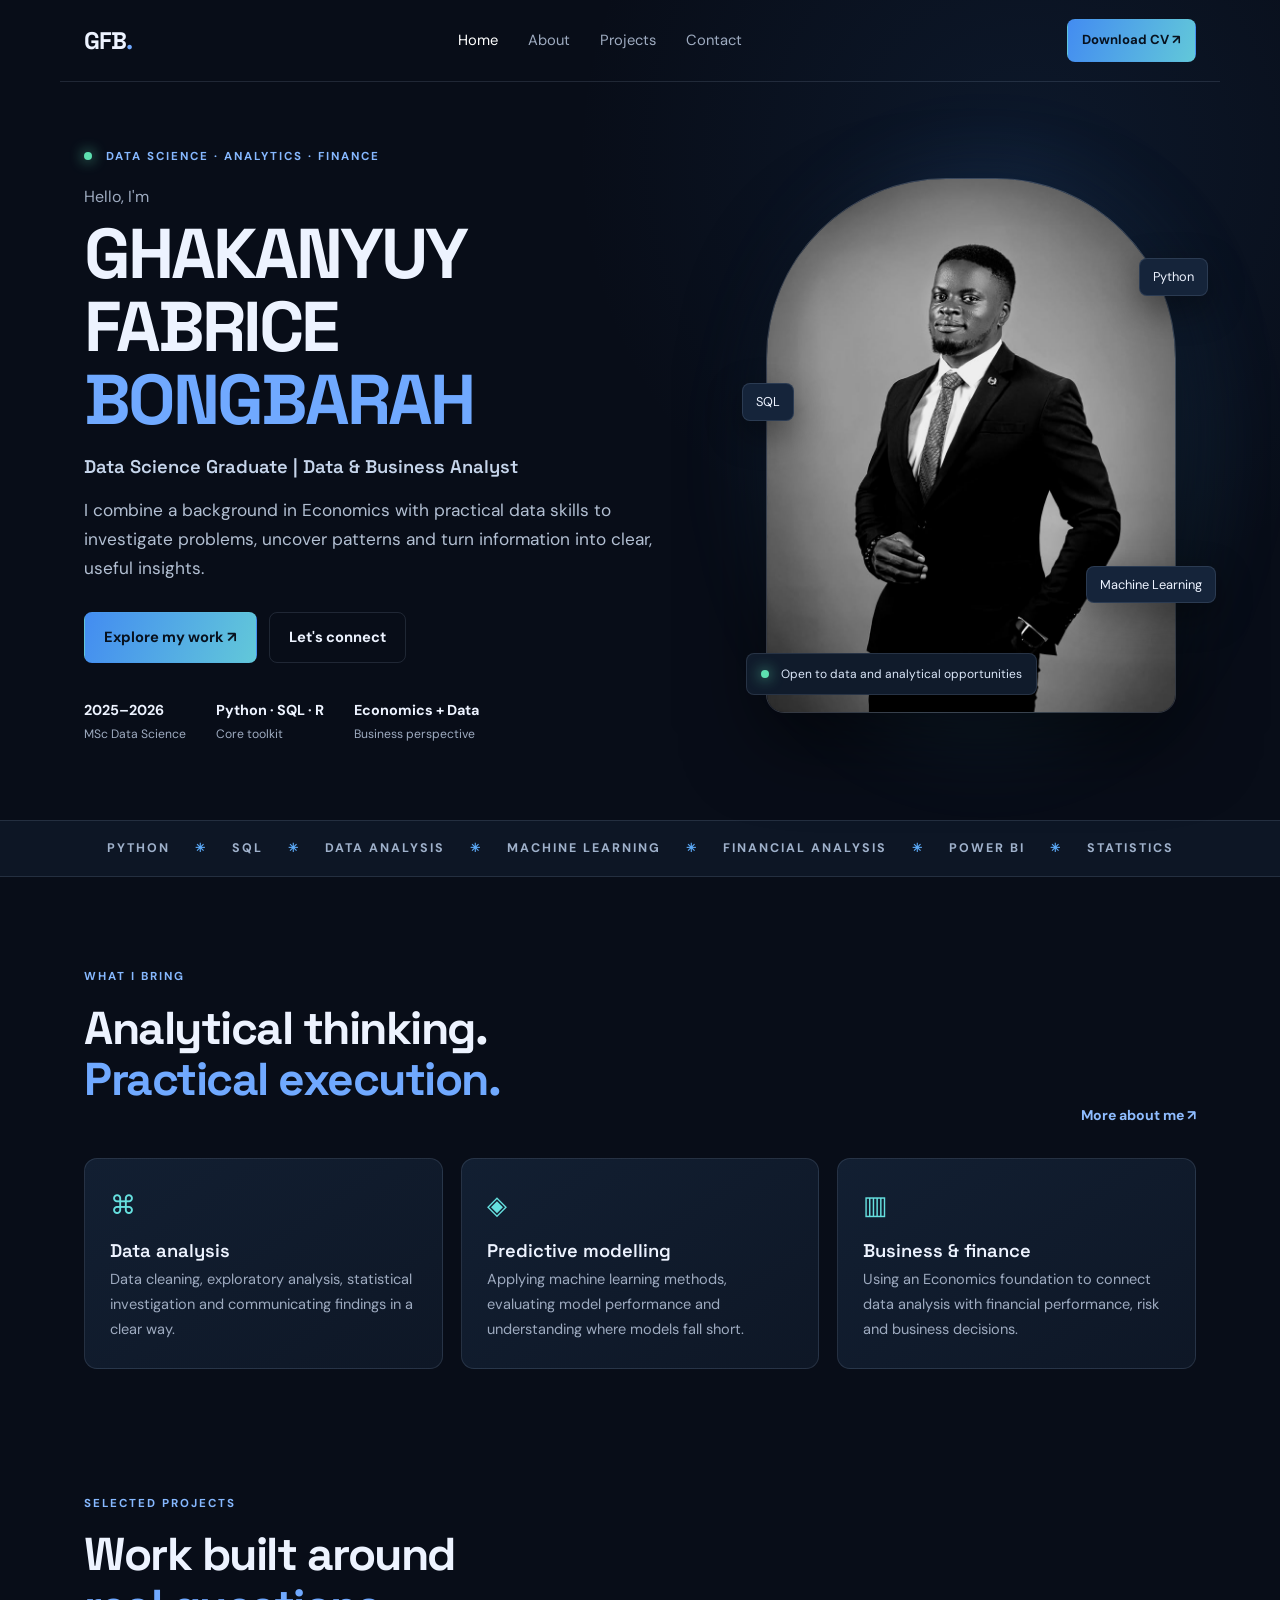
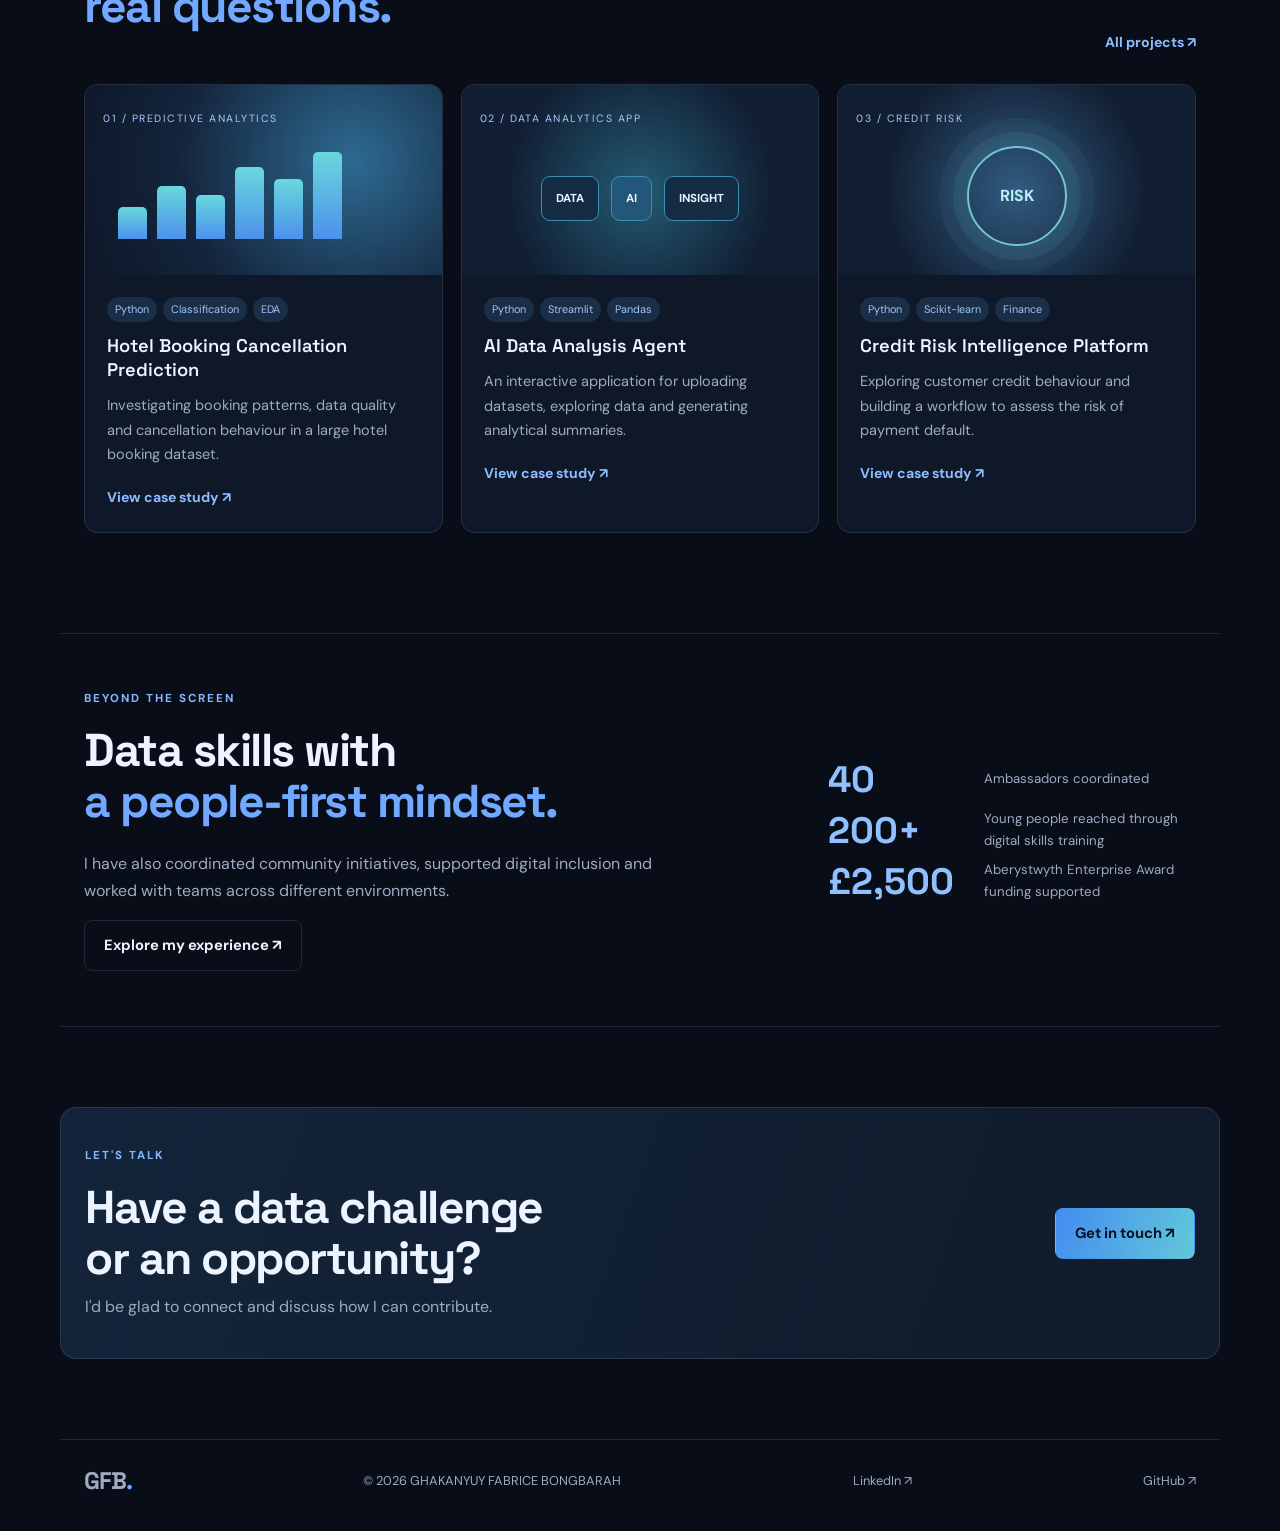
<file: index.html>
<!doctype html>
<html lang="en"><head><meta charset="utf-8"><meta name="viewport" content="width=device-width,initial-scale=1"><meta name="description" content="Portfolio of GHAKANYUY FABRICE BONGBARAH — Data Science, analytics, financial analysis and machine learning."><meta name="theme-color" content="#080d18"><title>GHAKANYUY FABRICE BONGBARAH | Data & Analytics</title><link rel="preconnect" href="https://fonts.googleapis.com"><link rel="preconnect" href="https://fonts.gstatic.com" crossorigin><link href="https://fonts.googleapis.com/css2?family=DM+Sans:wght@400;500;600;700&family=Space+Grotesk:wght@400;500;600;700&display=swap" rel="stylesheet"><link rel="stylesheet" href="css/style.css"><link rel="stylesheet" href="css/responsive.css"></head>
<body><header class="header"><a class="logo" href="index.html">GFB<span>.</span></a><button class="menu-toggle" aria-label="Toggle navigation" aria-expanded="false">☰</button><nav class="nav"><a class="active" href="index.html">Home</a><a href="about.html">About</a><a href="projects.html">Projects</a><a href="contact.html">Contact</a></nav><a class="button small" href="assets/documents/Ghakanyuy_Fabrice_Bongbarah_CV.pdf" download>Download CV ↗</a></header>
<main><section class="hero wrap"><div class="hero-text"><div class="eyebrow"><i></i> DATA SCIENCE · ANALYTICS · FINANCE</div><p class="hello">Hello, I'm</p><h1>GHAKANYUY<br>FABRICE <span class="accent">BONGBARAH</span></h1><h2 class="role-line">Data Science Graduate | Data & Business Analyst</h2><p class="lead">I combine a background in Economics with practical data skills to investigate problems, uncover patterns and turn information into clear, useful insights.</p><div class="actions"><a class="button" href="projects.html">Explore my work ↗</a><a class="button outline" href="contact.html">Let's connect</a></div><div class="hero-facts"><div><b>2025–2026</b><span>MSc Data Science</span></div><div><b>Python · SQL · R</b><span>Core toolkit</span></div><div><b>Economics + Data</b><span>Business perspective</span></div></div></div><div class="hero-photo-wrap"><div class="photo-glow"></div><img class="hero-photo" src="assets/images/fabrice-portrait.jpg" alt="Ghakanyuy Fabrice Bongbarah in a black suit"><div class="photo-caption"><span class="pulse"></span> Open to data and analytical opportunities</div><div class="float-tag tag-one">Python</div><div class="float-tag tag-two">SQL</div><div class="float-tag tag-three">Machine Learning</div></div></section>
<section class="ticker"><div>PYTHON <b>✳</b> SQL <b>✳</b> DATA ANALYSIS <b>✳</b> MACHINE LEARNING <b>✳</b> FINANCIAL ANALYSIS <b>✳</b> POWER BI <b>✳</b> STATISTICS</div></section>
<section class="section wrap"><div class="section-head"><div><p class="eyebrow">WHAT I BRING</p><h2>Analytical thinking.<br><span class="accent">Practical execution.</span></h2></div><a class="text-link" href="about.html">More about me ↗</a></div><div class="three-grid"><article class="info-card"><span class="card-icon">⌘</span><h3>Data analysis</h3><p>Data cleaning, exploratory analysis, statistical investigation and communicating findings in a clear way.</p></article><article class="info-card"><span class="card-icon">◈</span><h3>Predictive modelling</h3><p>Applying machine learning methods, evaluating model performance and understanding where models fall short.</p></article><article class="info-card"><span class="card-icon">▥</span><h3>Business & finance</h3><p>Using an Economics foundation to connect data analysis with financial performance, risk and business decisions.</p></article></div></section>
<section class="section wrap"><div class="section-head"><div><p class="eyebrow">SELECTED PROJECTS</p><h2>Work built around<br><span class="accent">real questions.</span></h2></div><a class="text-link" href="projects.html">All projects ↗</a></div><div class="project-grid"><article class="project-card"><div class="project-art hotel"><span>01 / PREDICTIVE ANALYTICS</span><div class="mini-chart"><i></i><i></i><i></i><i></i><i></i><i></i></div></div><div class="project-body"><div class="tags"><span>Python</span><span>Classification</span><span>EDA</span></div><h3>Hotel Booking Cancellation Prediction</h3><p>Investigating booking patterns, data quality and cancellation behaviour in a large hotel booking dataset.</p><a class="text-link" href="projects.html#hotel">View case study ↗</a></div></article><article class="project-card"><div class="project-art agent"><span>02 / DATA ANALYTICS APP</span><div class="nodes"><b>DATA</b><b>AI</b><b>INSIGHT</b></div></div><div class="project-body"><div class="tags"><span>Python</span><span>Streamlit</span><span>Pandas</span></div><h3>AI Data Analysis Agent</h3><p>An interactive application for uploading datasets, exploring data and generating analytical summaries.</p><a class="text-link" href="projects.html#agent">View case study ↗</a></div></article><article class="project-card"><div class="project-art risk"><span>03 / CREDIT RISK</span><div class="risk-circle">RISK</div></div><div class="project-body"><div class="tags"><span>Python</span><span>Scikit-learn</span><span>Finance</span></div><h3>Credit Risk Intelligence Platform</h3><p>Exploring customer credit behaviour and building a workflow to assess the risk of payment default.</p><a class="text-link" href="projects.html#credit-risk">View case study ↗</a></div></article></div></section>
<section class="section wrap impact"><div><p class="eyebrow">BEYOND THE SCREEN</p><h2>Data skills with<br><span class="accent">a people-first mindset.</span></h2><p>I have also coordinated community initiatives, supported digital inclusion and worked with teams across different environments.</p><a class="button outline" href="about.html#experience">Explore my experience ↗</a></div><div class="impact-stat"><strong>40</strong><span>Ambassadors coordinated</span><strong>200+</strong><span>Young people reached through digital skills training</span><strong>£2,500</strong><span>Aberystwyth Enterprise Award funding supported</span></div></section>
<section class="cta wrap"><div><p class="eyebrow">LET'S TALK</p><h2>Have a data challenge<br>or an opportunity?</h2><p>I'd be glad to connect and discuss how I can contribute.</p></div><a class="button" href="contact.html">Get in touch ↗</a></section></main>
<footer class="footer"><a class="logo" href="index.html">GFB<span>.</span></a><p>© <span id="year"></span> GHAKANYUY FABRICE BONGBARAH</p><a href="https://uk.linkedin.com/in/ghakanyuyfb" target="_blank" rel="noopener">LinkedIn ↗</a><a href="https://github.com/bongbarah" target="_blank" rel="noopener">GitHub ↗</a></footer><script src="js/main.js"></script></body></html>
</file>
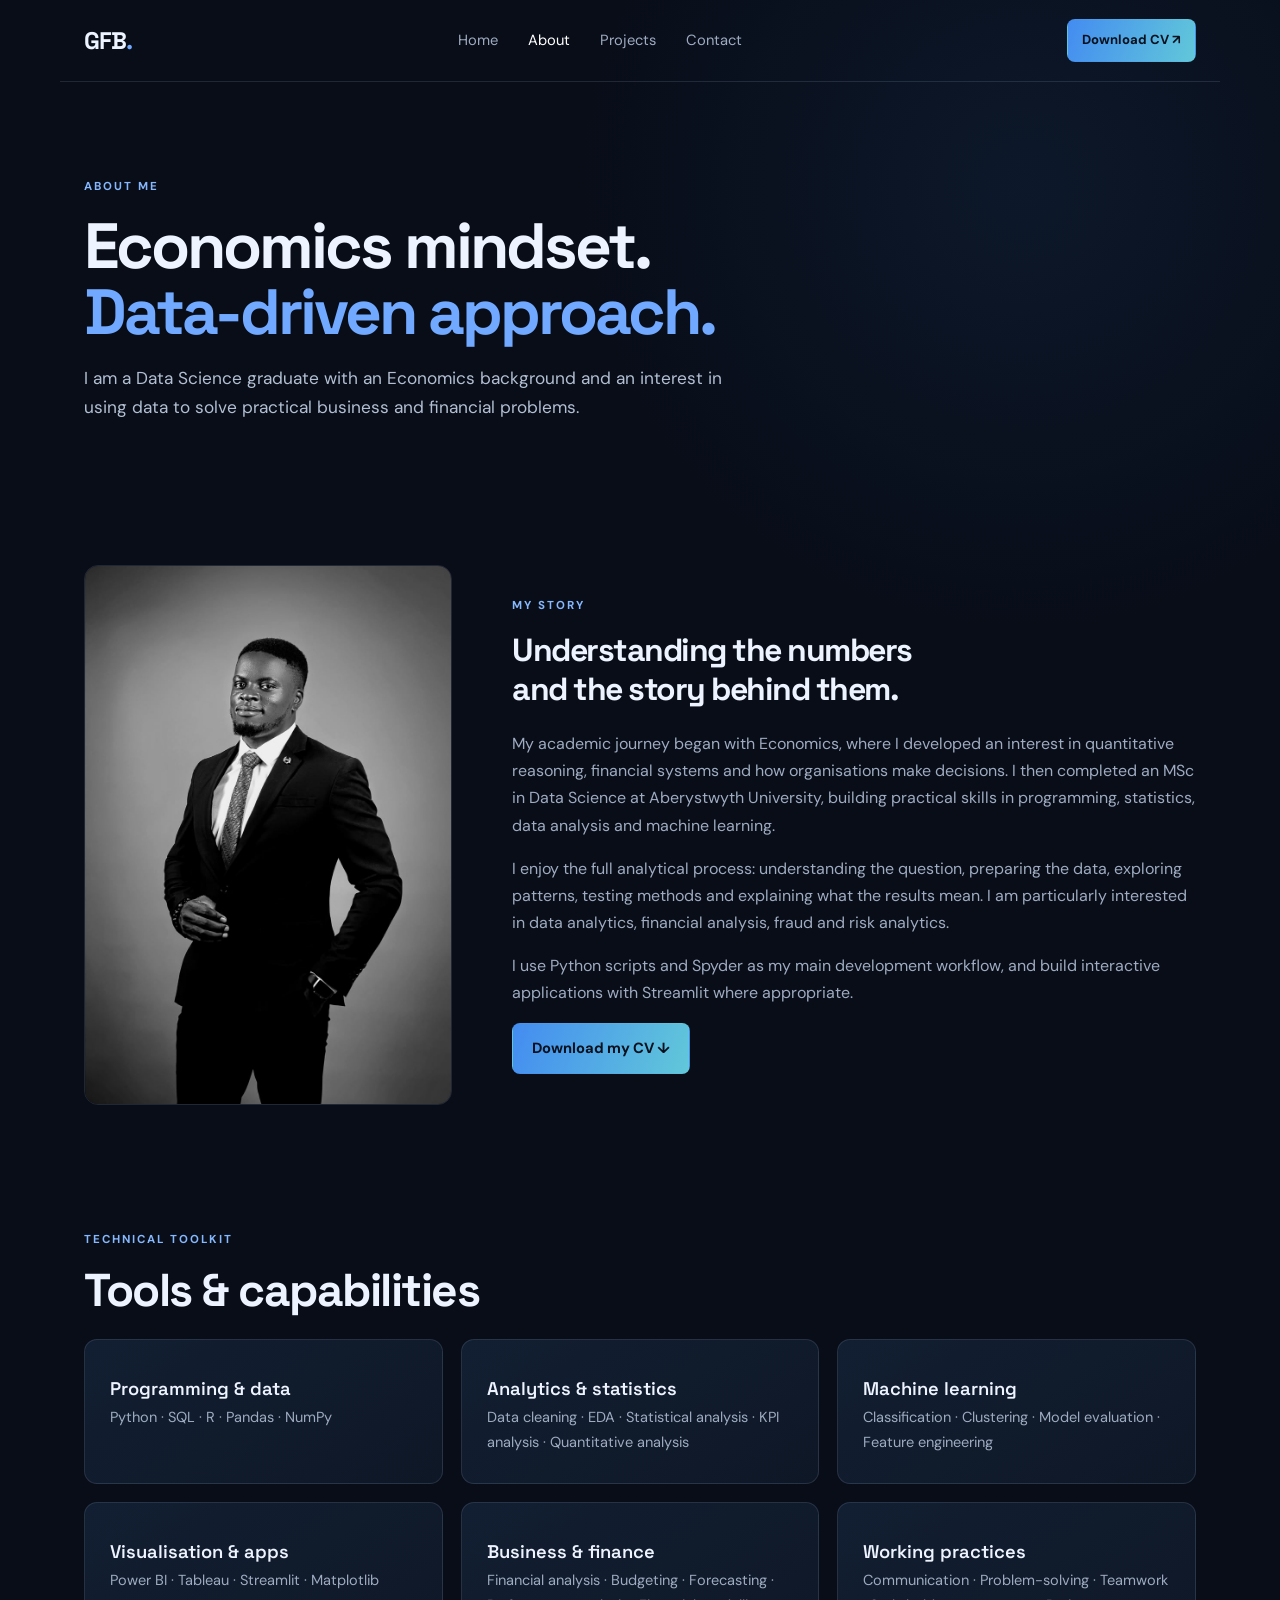
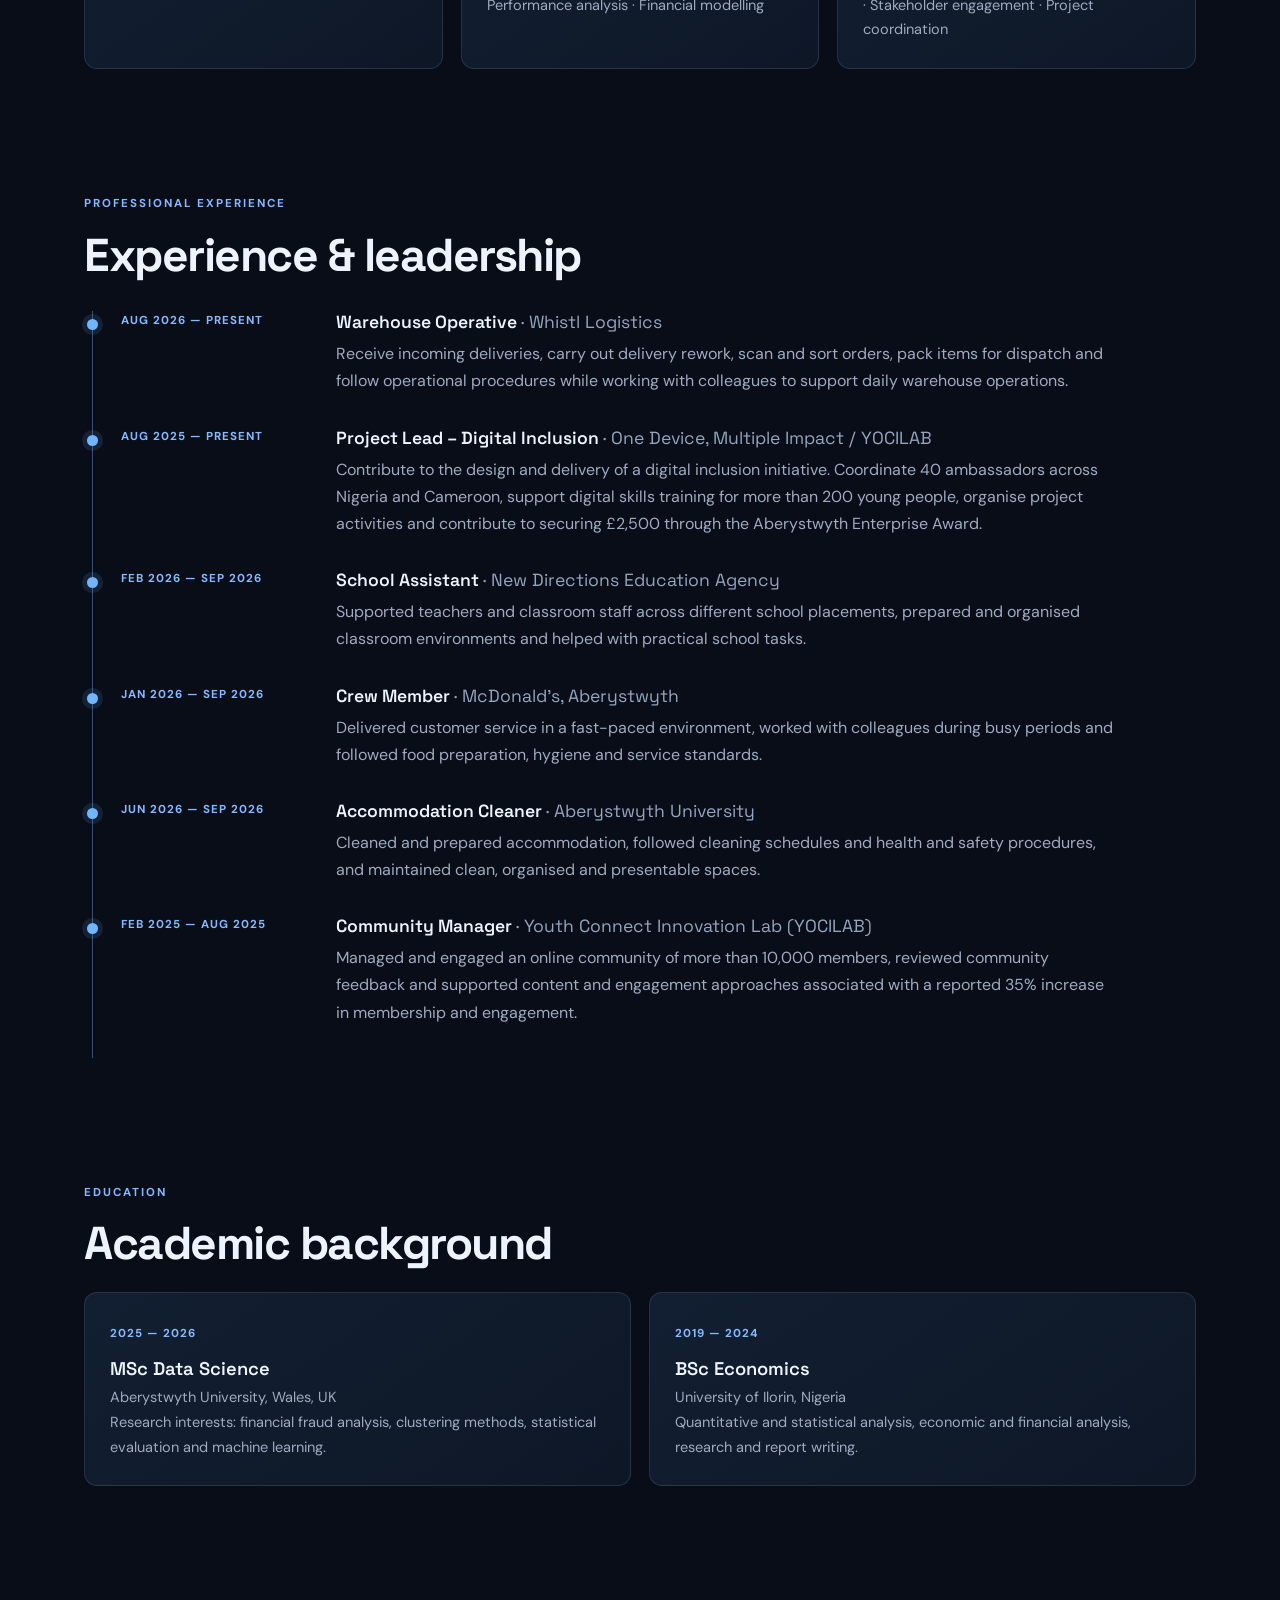
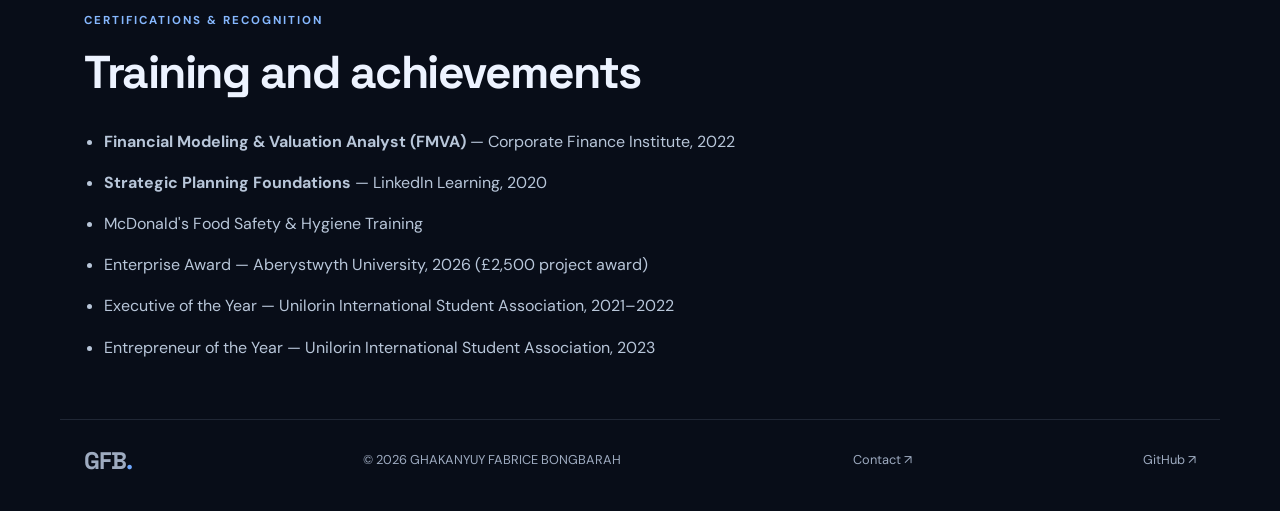
<file: about.html>
<!doctype html><html lang="en"><head><meta charset="utf-8"><meta name="viewport" content="width=device-width,initial-scale=1"><meta name="description" content="About GHAKANYUY FABRICE BONGBARAH: education, skills, experience and leadership."><title>About | GHAKANYUY FABRICE BONGBARAH</title><link rel="preconnect" href="https://fonts.googleapis.com"><link rel="preconnect" href="https://fonts.gstatic.com" crossorigin><link href="https://fonts.googleapis.com/css2?family=DM+Sans:wght@400;500;600;700&family=Space+Grotesk:wght@400;500;600;700&display=swap" rel="stylesheet"><link rel="stylesheet" href="css/style.css"><link rel="stylesheet" href="css/responsive.css"></head><body><header class="header"><a class="logo" href="index.html">GFB<span>.</span></a><button class="menu-toggle" aria-label="Toggle navigation" aria-expanded="false">☰</button><nav class="nav"><a href="index.html">Home</a><a class="active" href="about.html">About</a><a href="projects.html">Projects</a><a href="contact.html">Contact</a></nav><a class="button small" href="assets/documents/Ghakanyuy_Fabrice_Bongbarah_CV.pdf" download>Download CV ↗</a></header><main><section class="page-hero wrap"><p class="eyebrow">ABOUT ME</p><h1>Economics mindset.<br><span class="accent">Data-driven approach.</span></h1><p class="lead">I am a Data Science graduate with an Economics background and an interest in using data to solve practical business and financial problems.</p></section><section class="section wrap about-layout"><img class="about-photo" src="assets/images/fabrice-portrait.jpg" alt="Portrait of Ghakanyuy Fabrice Bongbarah"><div><p class="eyebrow">MY STORY</p><h2>Understanding the numbers<br>and the story behind them.</h2><p>My academic journey began with Economics, where I developed an interest in quantitative reasoning, financial systems and how organisations make decisions. I then completed an MSc in Data Science at Aberystwyth University, building practical skills in programming, statistics, data analysis and machine learning.</p><p>I enjoy the full analytical process: understanding the question, preparing the data, exploring patterns, testing methods and explaining what the results mean. I am particularly interested in data analytics, financial analysis, fraud and risk analytics.</p><p>I use Python scripts and Spyder as my main development workflow, and build interactive applications with Streamlit where appropriate.</p><a class="button" href="assets/documents/Ghakanyuy_Fabrice_Bongbarah_CV.pdf" download>Download my CV ↓</a></div></section>
<section class="section wrap"><p class="eyebrow">TECHNICAL TOOLKIT</p><h2>Tools & capabilities</h2><div class="skill-grid"><div class="skill-card"><h3>Programming & data</h3><p>Python · SQL · R · Pandas · NumPy</p></div><div class="skill-card"><h3>Analytics & statistics</h3><p>Data cleaning · EDA · Statistical analysis · KPI analysis · Quantitative analysis</p></div><div class="skill-card"><h3>Machine learning</h3><p>Classification · Clustering · Model evaluation · Feature engineering</p></div><div class="skill-card"><h3>Visualisation & apps</h3><p>Power BI · Tableau · Streamlit · Matplotlib</p></div><div class="skill-card"><h3>Business & finance</h3><p>Financial analysis · Budgeting · Forecasting · Performance analysis · Financial modelling</p></div><div class="skill-card"><h3>Working practices</h3><p>Communication · Problem-solving · Teamwork · Stakeholder engagement · Project coordination</p></div></div></section>
<section class="section wrap" id="experience"><p class="eyebrow">PROFESSIONAL EXPERIENCE</p><h2>Experience & leadership</h2><div class="timeline"><article><div class="timeline-date">AUG 2026 — PRESENT</div><div><h3>Warehouse Operative <span>· Whistl Logistics</span></h3><p>Receive incoming deliveries, carry out delivery rework, scan and sort orders, pack items for dispatch and follow operational procedures while working with colleagues to support daily warehouse operations.</p></div></article><article><div class="timeline-date">AUG 2025 — PRESENT</div><div><h3>Project Lead – Digital Inclusion <span>· One Device, Multiple Impact / YOCILAB</span></h3><p>Contribute to the design and delivery of a digital inclusion initiative. Coordinate 40 ambassadors across Nigeria and Cameroon, support digital skills training for more than 200 young people, organise project activities and contribute to securing £2,500 through the Aberystwyth Enterprise Award.</p></div></article><article><div class="timeline-date">FEB 2026 — SEP 2026</div><div><h3>School Assistant <span>· New Directions Education Agency</span></h3><p>Supported teachers and classroom staff across different school placements, prepared and organised classroom environments and helped with practical school tasks.</p></div></article><article><div class="timeline-date">JAN 2026 — SEP 2026</div><div><h3>Crew Member <span>· McDonald's, Aberystwyth</span></h3><p>Delivered customer service in a fast-paced environment, worked with colleagues during busy periods and followed food preparation, hygiene and service standards.</p></div></article><article><div class="timeline-date">JUN 2026 — SEP 2026</div><div><h3>Accommodation Cleaner <span>· Aberystwyth University</span></h3><p>Cleaned and prepared accommodation, followed cleaning schedules and health and safety procedures, and maintained clean, organised and presentable spaces.</p></div></article><article><div class="timeline-date">FEB 2025 — AUG 2025</div><div><h3>Community Manager <span>· Youth Connect Innovation Lab (YOCILAB)</span></h3><p>Managed and engaged an online community of more than 10,000 members, reviewed community feedback and supported content and engagement approaches associated with a reported 35% increase in membership and engagement.</p></div></article></div></section>
<section class="section wrap"><p class="eyebrow">EDUCATION</p><h2>Academic background</h2><div class="education-grid"><article class="skill-card"><span class="edu-year">2025 — 2026</span><h3>MSc Data Science</h3><p>Aberystwyth University, Wales, UK</p><p class="muted">Research interests: financial fraud analysis, clustering methods, statistical evaluation and machine learning.</p></article><article class="skill-card"><span class="edu-year">2019 — 2024</span><h3>BSc Economics</h3><p>University of Ilorin, Nigeria</p><p class="muted">Quantitative and statistical analysis, economic and financial analysis, research and report writing.</p></article></div></section>
<section class="section wrap"><p class="eyebrow">CERTIFICATIONS & RECOGNITION</p><h2>Training and achievements</h2><ul class="clean-list"><li><b>Financial Modeling & Valuation Analyst (FMVA)</b> — Corporate Finance Institute, 2022</li><li><b>Strategic Planning Foundations</b> — LinkedIn Learning, 2020</li><li>McDonald's Food Safety & Hygiene Training</li><li>Enterprise Award — Aberystwyth University, 2026 (£2,500 project award)</li><li>Executive of the Year — Unilorin International Student Association, 2021–2022</li><li>Entrepreneur of the Year — Unilorin International Student Association, 2023</li></ul></section></main><footer class="footer"><a class="logo" href="index.html">GFB<span>.</span></a><p>© <span id="year"></span> GHAKANYUY FABRICE BONGBARAH</p><a href="contact.html">Contact ↗</a><a href="https://github.com/bongbarah" target="_blank" rel="noopener">GitHub ↗</a></footer><script src="js/main.js"></script></body></html>
</file>
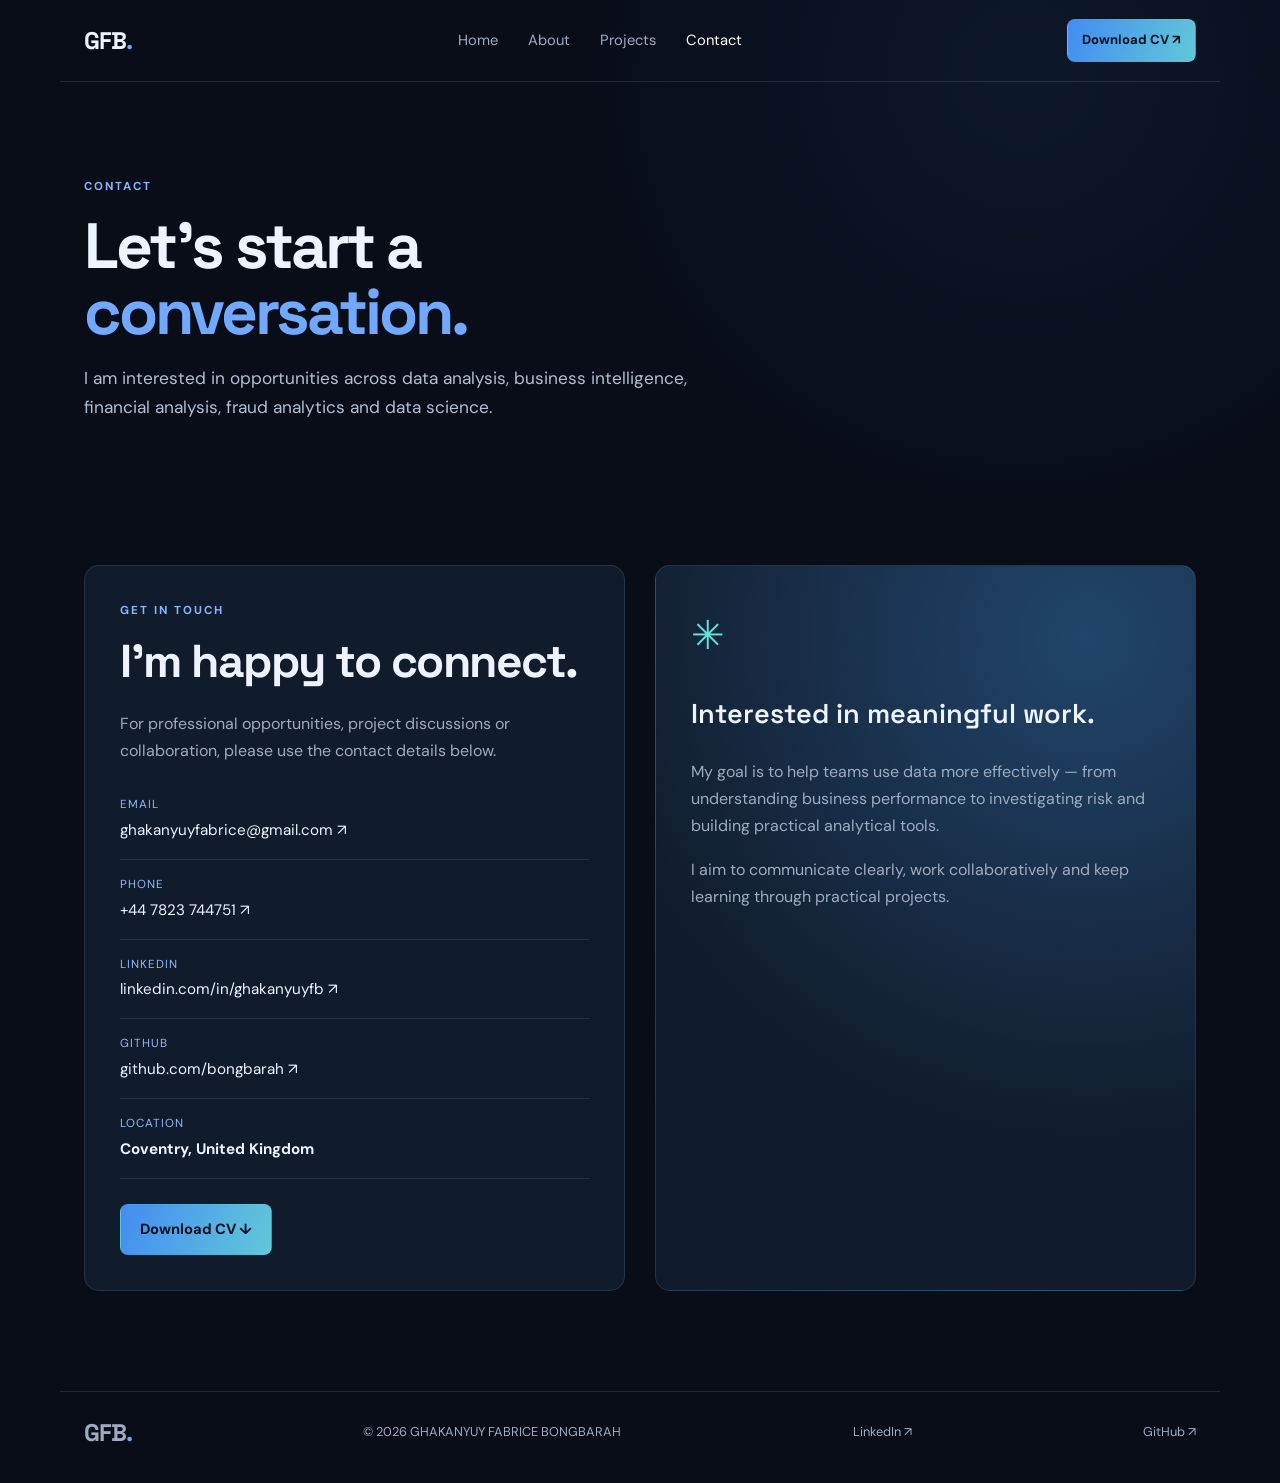
<file: contact.html>
<!doctype html><html lang="en"><head><meta charset="utf-8"><meta name="viewport" content="width=device-width,initial-scale=1"><meta name="description" content="Contact GHAKANYUY FABRICE BONGBARAH about data analytics, data science and business opportunities."><title>Contact | GHAKANYUY FABRICE BONGBARAH</title><link rel="preconnect" href="https://fonts.googleapis.com"><link rel="preconnect" href="https://fonts.gstatic.com" crossorigin><link href="https://fonts.googleapis.com/css2?family=DM+Sans:wght@400;500;600;700&family=Space+Grotesk:wght@400;500;600;700&display=swap" rel="stylesheet"><link rel="stylesheet" href="css/style.css"><link rel="stylesheet" href="css/responsive.css"></head><body><header class="header"><a class="logo" href="index.html">GFB<span>.</span></a><button class="menu-toggle" aria-label="Toggle navigation" aria-expanded="false">☰</button><nav class="nav"><a href="index.html">Home</a><a href="about.html">About</a><a href="projects.html">Projects</a><a class="active" href="contact.html">Contact</a></nav><a class="button small" href="assets/documents/Ghakanyuy_Fabrice_Bongbarah_CV.pdf" download>Download CV ↗</a></header><main><section class="page-hero wrap"><p class="eyebrow">CONTACT</p><h1>Let's start a<br><span class="accent">conversation.</span></h1><p class="lead">I am interested in opportunities across data analysis, business intelligence, financial analysis, fraud analytics and data science.</p></section><section class="section wrap contact-layout"><div class="contact-panel"><p class="eyebrow">GET IN TOUCH</p><h2>I'm happy to connect.</h2><p>For professional opportunities, project discussions or collaboration, please use the contact details below.</p><div class="contact-item"><span>Email</span><a href="mailto:ghakanyuyfabrice@gmail.com">ghakanyuyfabrice@gmail.com ↗</a></div><div class="contact-item"><span>Phone</span><a href="tel:+44782374751">+44 7823 744751 ↗</a></div><div class="contact-item"><span>LinkedIn</span><a href="https://uk.linkedin.com/in/ghakanyuyfb" target="_blank" rel="noopener">linkedin.com/in/ghakanyuyfb ↗</a></div><div class="contact-item"><span>GitHub</span><a href="https://github.com/bongbarah" target="_blank" rel="noopener">github.com/bongbarah ↗</a></div><div class="contact-item"><span>Location</span><b>Coventry, United Kingdom</b></div><a class="button" href="assets/documents/Ghakanyuy_Fabrice_Bongbarah_CV.pdf" download>Download CV ↓</a></div><div class="contact-note"><div class="note-mark">✳</div><h3>Interested in meaningful work.</h3><p>My goal is to help teams use data more effectively — from understanding business performance to investigating risk and building practical analytical tools.</p><p class="muted">I aim to communicate clearly, work collaboratively and keep learning through practical projects.</p></div></section></main><footer class="footer"><a class="logo" href="index.html">GFB<span>.</span></a><p>© <span id="year"></span> GHAKANYUY FABRICE BONGBARAH</p><a href="https://uk.linkedin.com/in/ghakanyuyfb" target="_blank" rel="noopener">LinkedIn ↗</a><a href="https://github.com/bongbarah" target="_blank" rel="noopener">GitHub ↗</a></footer><script src="js/main.js"></script></body></html>
</file>
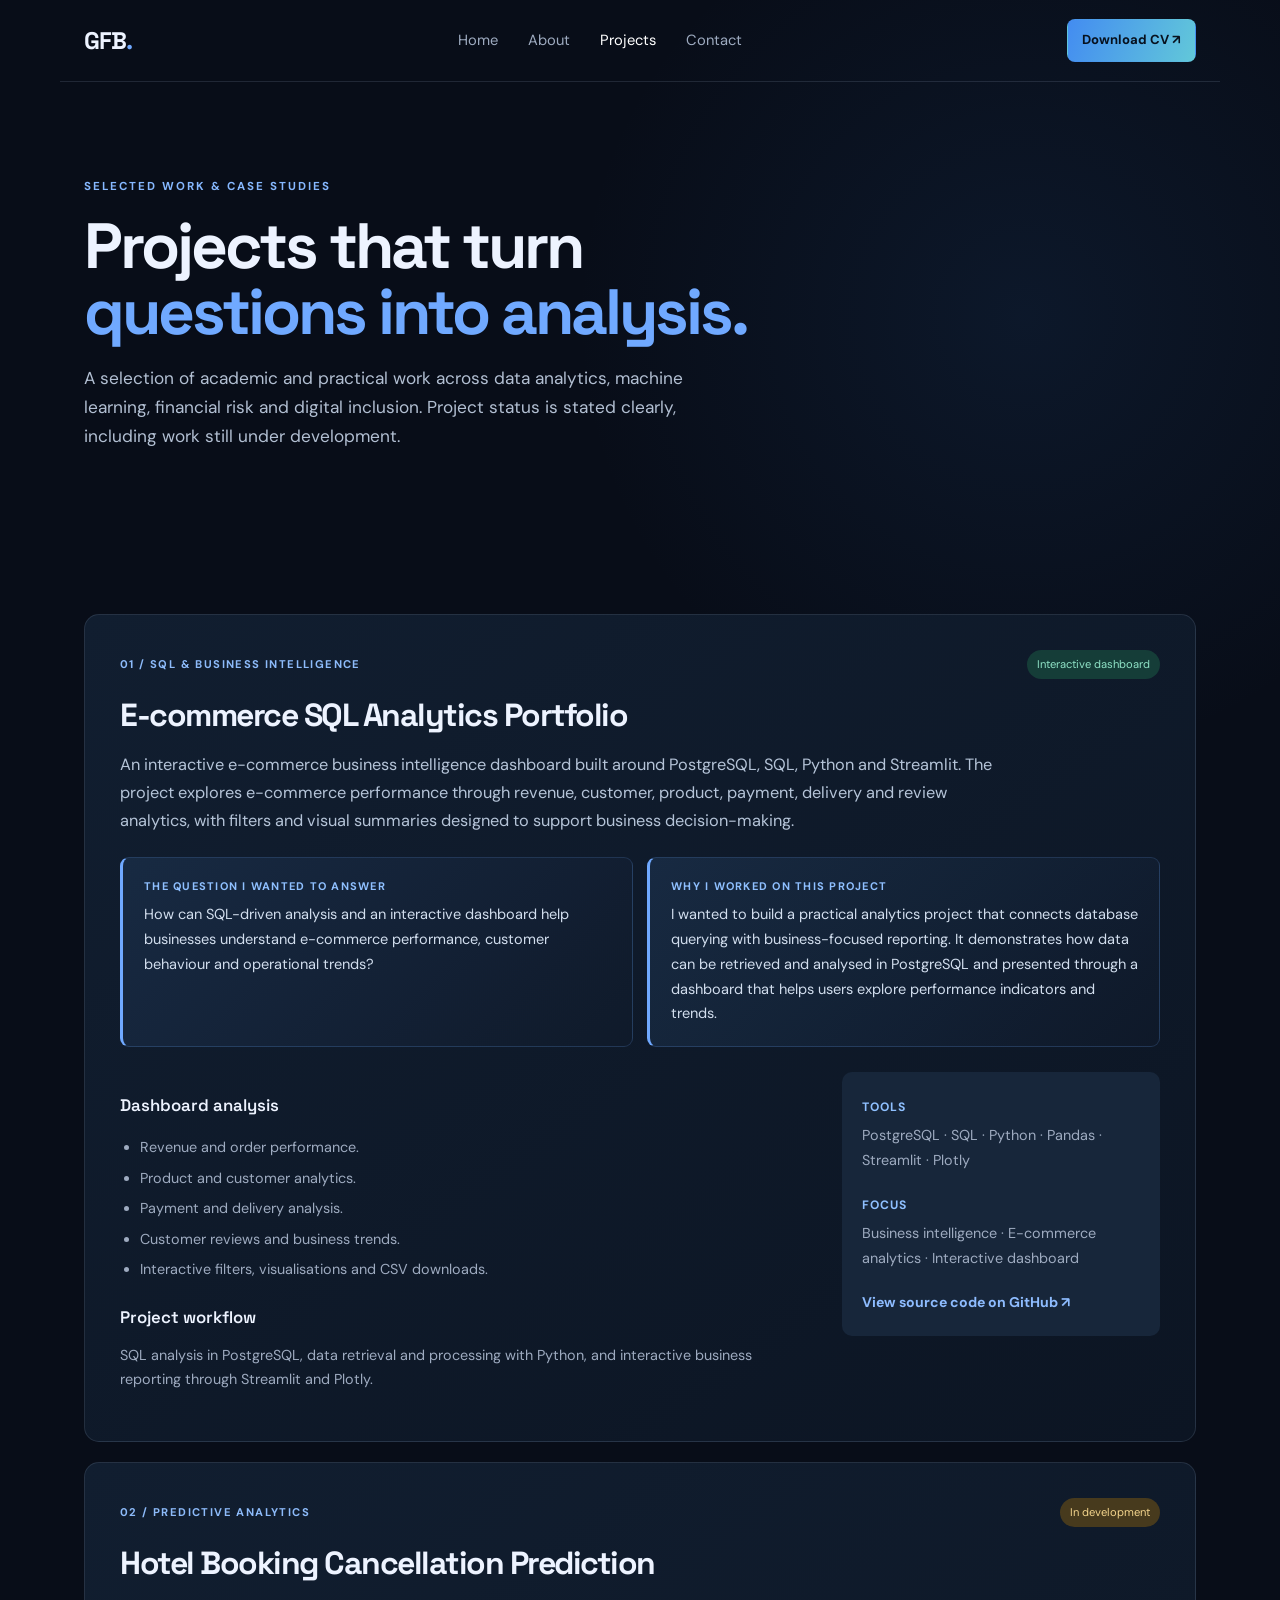
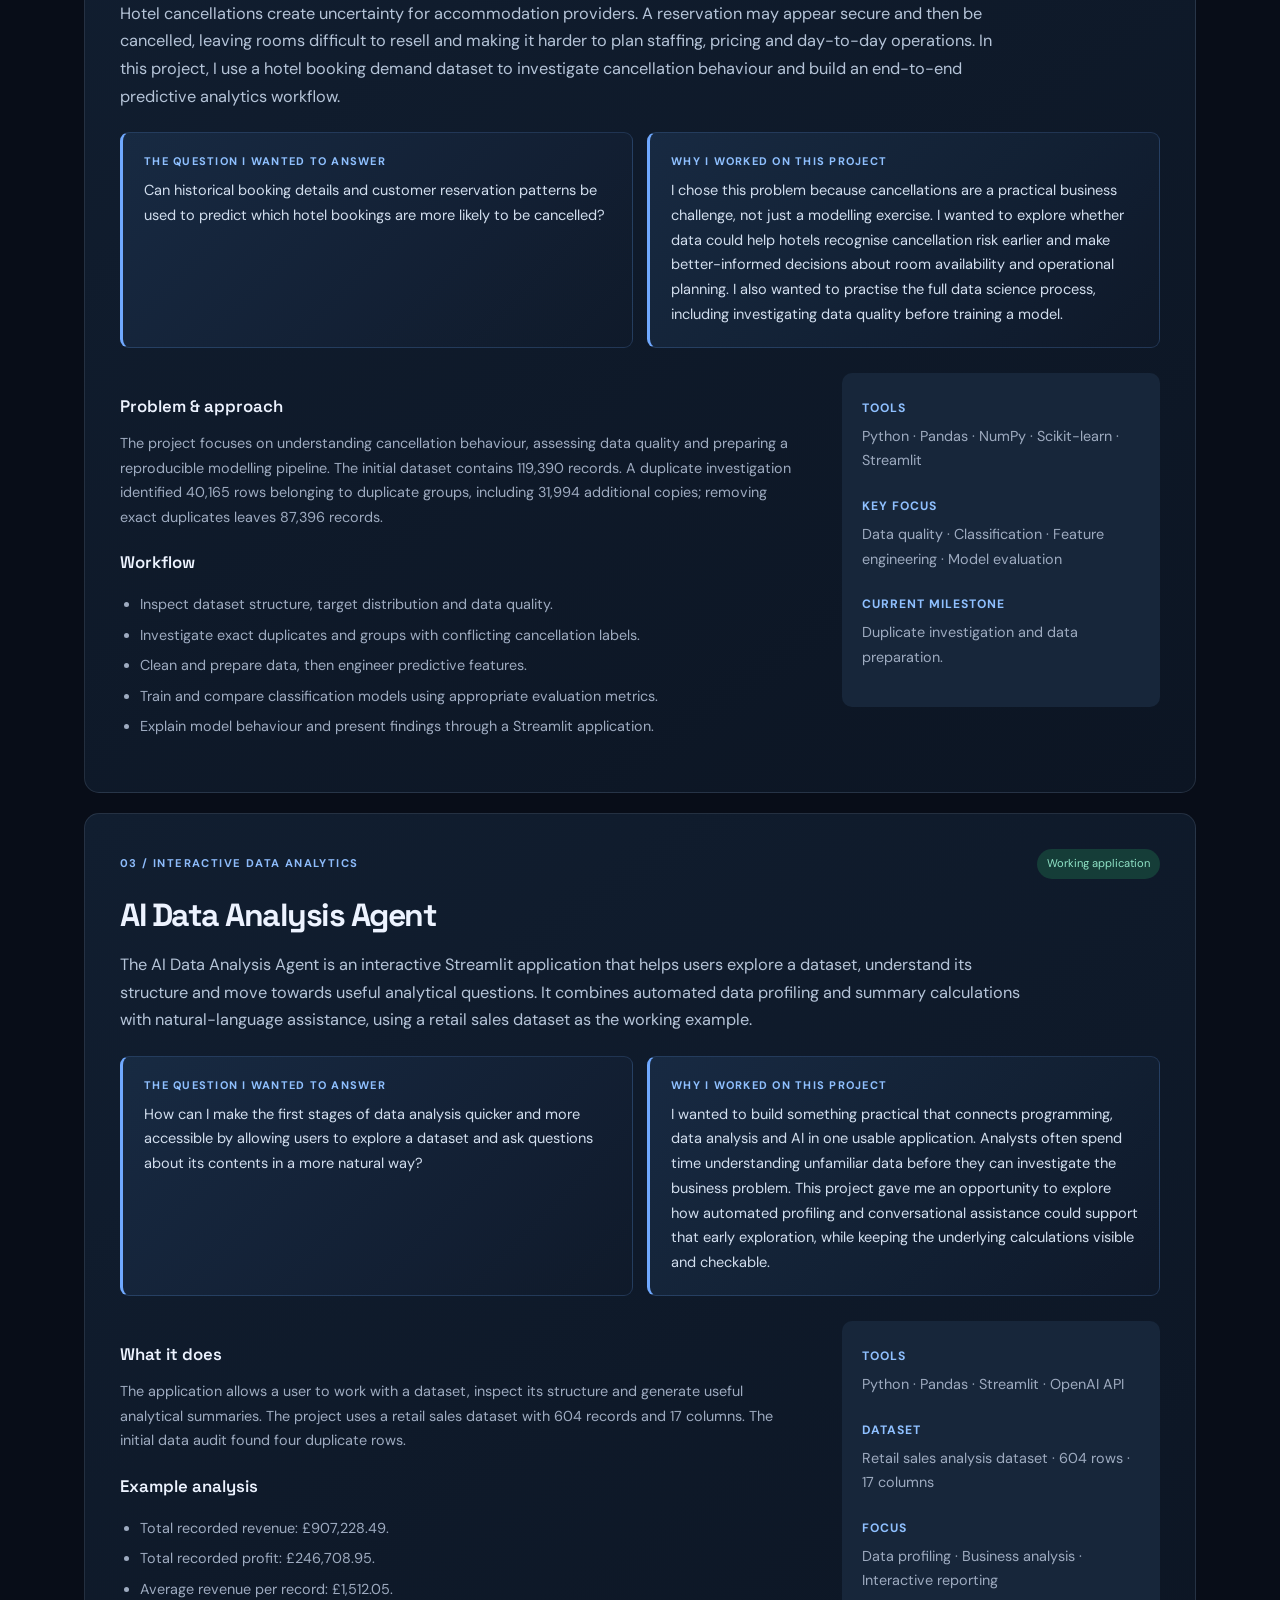
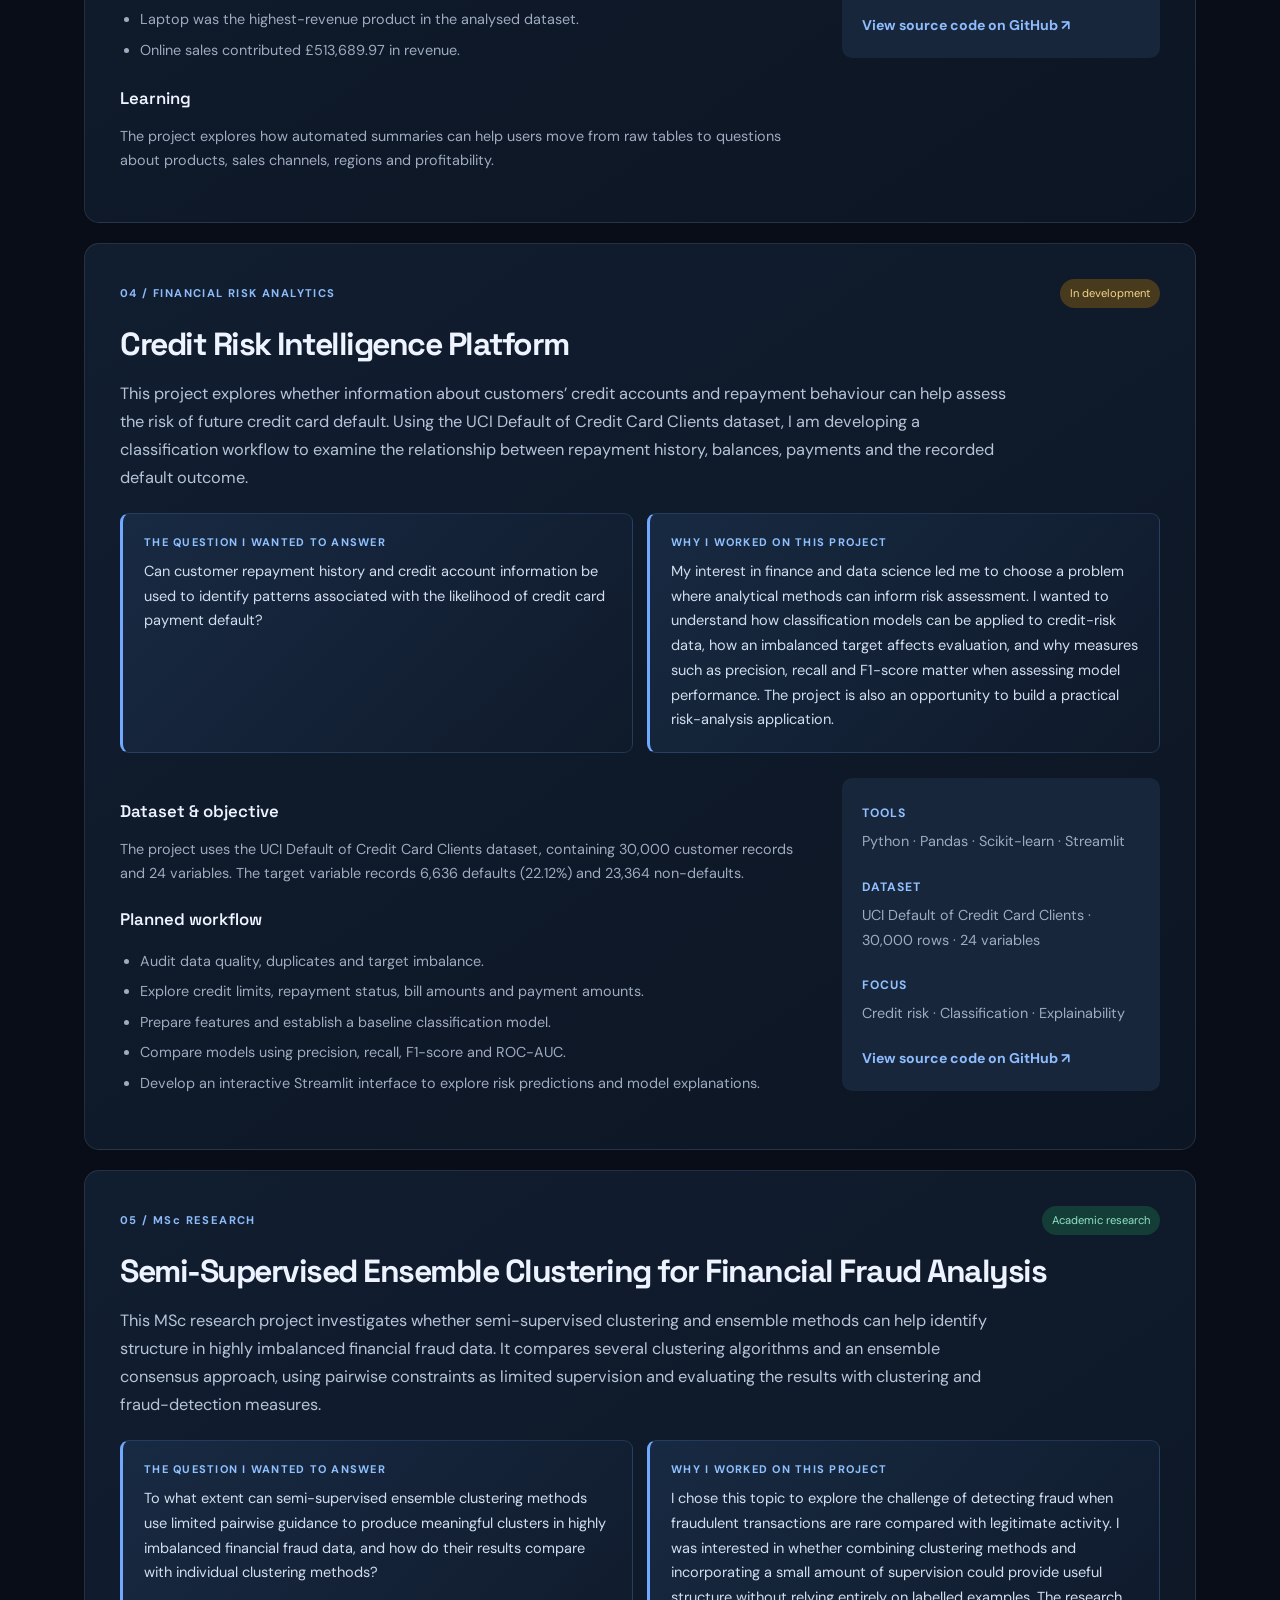
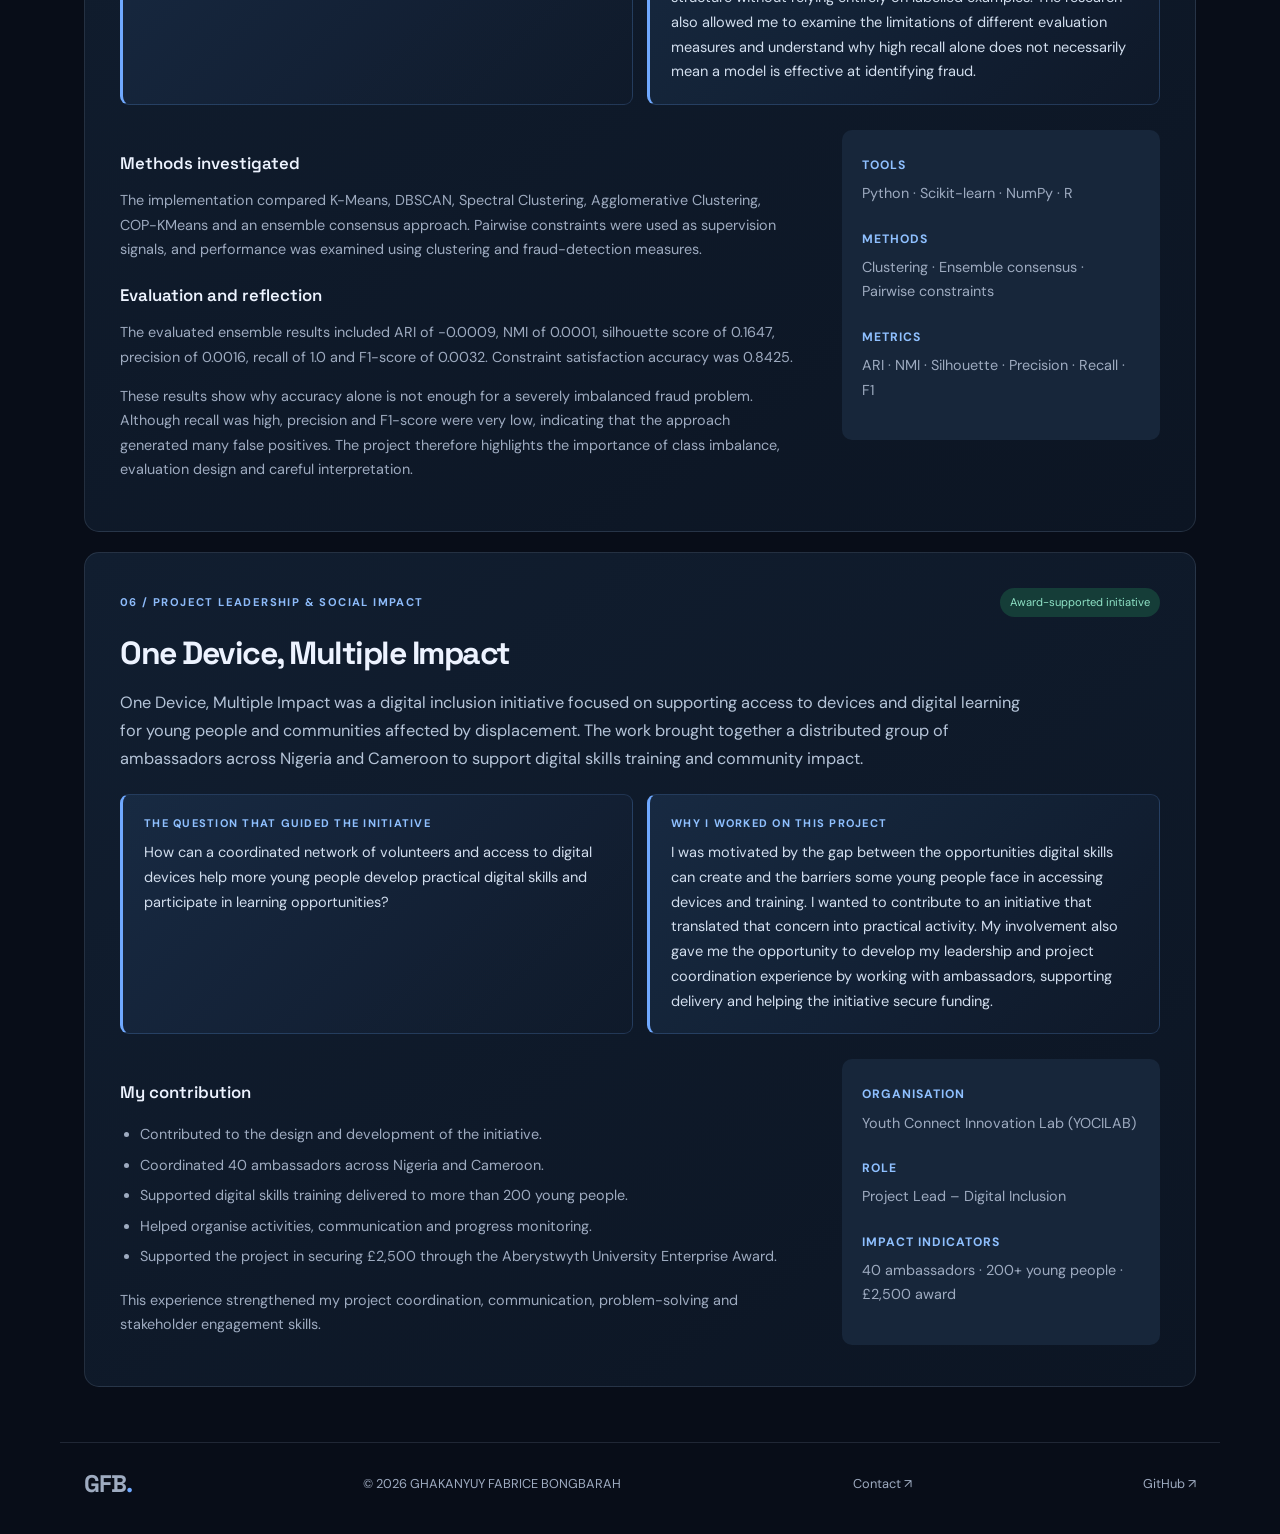
<file: projects.html>
<!doctype html><html lang="en"><head><meta charset="utf-8"><meta name="viewport" content="width=device-width,initial-scale=1"><meta name="description" content="Data science, analytics, finance and machine learning project case studies by GHAKANYUY FABRICE BONGBARAH."><title>Projects | GHAKANYUY FABRICE BONGBARAH</title><link rel="preconnect" href="https://fonts.googleapis.com"><link rel="preconnect" href="https://fonts.gstatic.com" crossorigin><link href="https://fonts.googleapis.com/css2?family=DM+Sans:wght@400;500;600;700&family=Space+Grotesk:wght@400;500;600;700&display=swap" rel="stylesheet"><link rel="stylesheet" href="css/style.css"><link rel="stylesheet" href="css/responsive.css"></head><body><header class="header"><a class="logo" href="index.html">GFB<span>.</span></a><button class="menu-toggle" aria-label="Toggle navigation" aria-expanded="false">☰</button><nav class="nav"><a href="index.html">Home</a><a href="about.html">About</a><a class="active" href="projects.html">Projects</a><a href="contact.html">Contact</a></nav><a class="button small" href="assets/documents/Ghakanyuy_Fabrice_Bongbarah_CV.pdf" download>Download CV ↗</a></header><main><section class="page-hero wrap"><p class="eyebrow">SELECTED WORK & CASE STUDIES</p><h1>Projects that turn<br><span class="accent">questions into analysis.</span></h1><p class="lead">A selection of academic and practical work across data analytics, machine learning, financial risk and digital inclusion. Project status is stated clearly, including work still under development.</p></section>
<section class="section wrap"><article class="case-study" id="ecommerce"><div class="case-top"><span class="case-number">01 / SQL & BUSINESS INTELLIGENCE</span><span class="status complete">Interactive dashboard</span></div><h2>E-commerce SQL Analytics Portfolio</h2><p class="case-intro">An interactive e-commerce business intelligence dashboard built around PostgreSQL, SQL, Python and Streamlit. The project explores e-commerce performance through revenue, customer, product, payment, delivery and review analytics, with filters and visual summaries designed to support business decision-making.</p><div class="project-context"><div class="context-block"><span>THE QUESTION I WANTED TO ANSWER</span><p>How can SQL-driven analysis and an interactive dashboard help businesses understand e-commerce performance, customer behaviour and operational trends?</p></div><div class="context-block"><span>WHY I WORKED ON THIS PROJECT</span><p>I wanted to build a practical analytics project that connects database querying with business-focused reporting. It demonstrates how data can be retrieved and analysed in PostgreSQL and presented through a dashboard that helps users explore performance indicators and trends.</p></div></div><div class="case-grid"><div><h3>Dashboard analysis</h3><ul><li>Revenue and order performance.</li><li>Product and customer analytics.</li><li>Payment and delivery analysis.</li><li>Customer reviews and business trends.</li><li>Interactive filters, visualisations and CSV downloads.</li></ul><h3>Project workflow</h3><p>SQL analysis in PostgreSQL, data retrieval and processing with Python, and interactive business reporting through Streamlit and Plotly.</p></div><aside class="case-aside"><b>Tools</b><p>PostgreSQL · SQL · Python · Pandas · Streamlit · Plotly</p><b>Focus</b><p>Business intelligence · E-commerce analytics · Interactive dashboard</p><a class="text-link" href="https://github.com/bongbarah/ecommerce-sql-analytics-portfolio" target="_blank" rel="noopener">View source code on GitHub ↗</a></aside></div></article>
<article class="case-study" id="hotel"><div class="case-top"><span class="case-number">02 / PREDICTIVE ANALYTICS</span><span class="status">In development</span></div><h2>Hotel Booking Cancellation Prediction</h2><p class="case-intro">Hotel cancellations create uncertainty for accommodation providers. A reservation may appear secure and then be cancelled, leaving rooms difficult to resell and making it harder to plan staffing, pricing and day-to-day operations. In this project, I use a hotel booking demand dataset to investigate cancellation behaviour and build an end-to-end predictive analytics workflow.</p>
<div class="project-context"><div class="context-block"><span>THE QUESTION I WANTED TO ANSWER</span><p>Can historical booking details and customer reservation patterns be used to predict which hotel bookings are more likely to be cancelled?</p></div><div class="context-block"><span>WHY I WORKED ON THIS PROJECT</span><p>I chose this problem because cancellations are a practical business challenge, not just a modelling exercise. I wanted to explore whether data could help hotels recognise cancellation risk earlier and make better-informed decisions about room availability and operational planning. I also wanted to practise the full data science process, including investigating data quality before training a model.</p></div></div><div class="case-grid"><div><h3>Problem & approach</h3><p>The project focuses on understanding cancellation behaviour, assessing data quality and preparing a reproducible modelling pipeline. The initial dataset contains 119,390 records. A duplicate investigation identified 40,165 rows belonging to duplicate groups, including 31,994 additional copies; removing exact duplicates leaves 87,396 records.</p><h3>Workflow</h3><ul><li>Inspect dataset structure, target distribution and data quality.</li><li>Investigate exact duplicates and groups with conflicting cancellation labels.</li><li>Clean and prepare data, then engineer predictive features.</li><li>Train and compare classification models using appropriate evaluation metrics.</li><li>Explain model behaviour and present findings through a Streamlit application.</li></ul></div><aside class="case-aside"><b>Tools</b><p>Python · Pandas · NumPy · Scikit-learn · Streamlit</p><b>Key focus</b><p>Data quality · Classification · Feature engineering · Model evaluation</p><b>Current milestone</b><p>Duplicate investigation and data preparation.</p></aside></div></article>
<article class="case-study" id="agent"><div class="case-top"><span class="case-number">03 / INTERACTIVE DATA ANALYTICS</span><span class="status complete">Working application</span></div><h2>AI Data Analysis Agent</h2><p class="case-intro">The AI Data Analysis Agent is an interactive Streamlit application that helps users explore a dataset, understand its structure and move towards useful analytical questions. It combines automated data profiling and summary calculations with natural-language assistance, using a retail sales dataset as the working example.</p>
<div class="project-context"><div class="context-block"><span>THE QUESTION I WANTED TO ANSWER</span><p>How can I make the first stages of data analysis quicker and more accessible by allowing users to explore a dataset and ask questions about its contents in a more natural way?</p></div><div class="context-block"><span>WHY I WORKED ON THIS PROJECT</span><p>I wanted to build something practical that connects programming, data analysis and AI in one usable application. Analysts often spend time understanding unfamiliar data before they can investigate the business problem. This project gave me an opportunity to explore how automated profiling and conversational assistance could support that early exploration, while keeping the underlying calculations visible and checkable.</p></div></div><div class="case-grid"><div><h3>What it does</h3><p>The application allows a user to work with a dataset, inspect its structure and generate useful analytical summaries. The project uses a retail sales dataset with 604 records and 17 columns. The initial data audit found four duplicate rows.</p><h3>Example analysis</h3><ul><li>Total recorded revenue: £907,228.49.</li><li>Total recorded profit: £246,708.95.</li><li>Average revenue per record: £1,512.05.</li><li>Laptop was the highest-revenue product in the analysed dataset.</li><li>Online sales contributed £513,689.97 in revenue.</li></ul><h3>Learning</h3><p>The project explores how automated summaries can help users move from raw tables to questions about products, sales channels, regions and profitability.</p></div><aside class="case-aside"><b>Tools</b><p>Python · Pandas · Streamlit · OpenAI API</p><b>Dataset</b><p>Retail sales analysis dataset · 604 rows · 17 columns</p><b>Focus</b><p>Data profiling · Business analysis · Interactive reporting</p><a class="text-link" href="https://github.com/bongbarah/ai-data-analysis-agent" target="_blank" rel="noopener">View source code on GitHub ↗</a></aside></div></article>
<article class="case-study" id="credit-risk"><div class="case-top"><span class="case-number">04 / FINANCIAL RISK ANALYTICS</span><span class="status">In development</span></div><h2>Credit Risk Intelligence Platform</h2><p class="case-intro">This project explores whether information about customers’ credit accounts and repayment behaviour can help assess the risk of future credit card default. Using the UCI Default of Credit Card Clients dataset, I am developing a classification workflow to examine the relationship between repayment history, balances, payments and the recorded default outcome.</p>
<div class="project-context"><div class="context-block"><span>THE QUESTION I WANTED TO ANSWER</span><p>Can customer repayment history and credit account information be used to identify patterns associated with the likelihood of credit card payment default?</p></div><div class="context-block"><span>WHY I WORKED ON THIS PROJECT</span><p>My interest in finance and data science led me to choose a problem where analytical methods can inform risk assessment. I wanted to understand how classification models can be applied to credit-risk data, how an imbalanced target affects evaluation, and why measures such as precision, recall and F1-score matter when assessing model performance. The project is also an opportunity to build a practical risk-analysis application.</p></div></div><div class="case-grid"><div><h3>Dataset & objective</h3><p>The project uses the UCI Default of Credit Card Clients dataset, containing 30,000 customer records and 24 variables. The target variable records 6,636 defaults (22.12%) and 23,364 non-defaults.</p><h3>Planned workflow</h3><ul><li>Audit data quality, duplicates and target imbalance.</li><li>Explore credit limits, repayment status, bill amounts and payment amounts.</li><li>Prepare features and establish a baseline classification model.</li><li>Compare models using precision, recall, F1-score and ROC-AUC.</li><li>Develop an interactive Streamlit interface to explore risk predictions and model explanations.</li></ul></div><aside class="case-aside"><b>Tools</b><p>Python · Pandas · Scikit-learn · Streamlit</p><b>Dataset</b><p>UCI Default of Credit Card Clients · 30,000 rows · 24 variables</p><b>Focus</b><p>Credit risk · Classification · Explainability</p><a class="text-link" href="https://github.com/bongbarah/credit-risk-intelligence" target="_blank" rel="noopener">View source code on GitHub ↗</a></aside></div></article>
<article class="case-study" id="fraud"><div class="case-top"><span class="case-number">05 / MSc RESEARCH</span><span class="status complete">Academic research</span></div><h2>Semi-Supervised Ensemble Clustering for Financial Fraud Analysis</h2><p class="case-intro">This MSc research project investigates whether semi-supervised clustering and ensemble methods can help identify structure in highly imbalanced financial fraud data. It compares several clustering algorithms and an ensemble consensus approach, using pairwise constraints as limited supervision and evaluating the results with clustering and fraud-detection measures.</p>
<div class="project-context"><div class="context-block"><span>THE QUESTION I WANTED TO ANSWER</span><p>To what extent can semi-supervised ensemble clustering methods use limited pairwise guidance to produce meaningful clusters in highly imbalanced financial fraud data, and how do their results compare with individual clustering methods?</p></div><div class="context-block"><span>WHY I WORKED ON THIS PROJECT</span><p>I chose this topic to explore the challenge of detecting fraud when fraudulent transactions are rare compared with legitimate activity. I was interested in whether combining clustering methods and incorporating a small amount of supervision could provide useful structure without relying entirely on labelled examples. The research also allowed me to examine the limitations of different evaluation measures and understand why high recall alone does not necessarily mean a model is effective at identifying fraud.</p></div></div><div class="case-grid"><div><h3>Methods investigated</h3><p>The implementation compared K-Means, DBSCAN, Spectral Clustering, Agglomerative Clustering, COP-KMeans and an ensemble consensus approach. Pairwise constraints were used as supervision signals, and performance was examined using clustering and fraud-detection measures.</p><h3>Evaluation and reflection</h3><p>The evaluated ensemble results included ARI of -0.0009, NMI of 0.0001, silhouette score of 0.1647, precision of 0.0016, recall of 1.0 and F1-score of 0.0032. Constraint satisfaction accuracy was 0.8425.</p><p>These results show why accuracy alone is not enough for a severely imbalanced fraud problem. Although recall was high, precision and F1-score were very low, indicating that the approach generated many false positives. The project therefore highlights the importance of class imbalance, evaluation design and careful interpretation.</p></div><aside class="case-aside"><b>Tools</b><p>Python · Scikit-learn · NumPy · R</p><b>Methods</b><p>Clustering · Ensemble consensus · Pairwise constraints</p><b>Metrics</b><p>ARI · NMI · Silhouette · Precision · Recall · F1</p></aside></div></article>
<article class="case-study" id="digital-inclusion"><div class="case-top"><span class="case-number">06 / PROJECT LEADERSHIP & SOCIAL IMPACT</span><span class="status complete">Award-supported initiative</span></div><h2>One Device, Multiple Impact</h2><p class="case-intro">One Device, Multiple Impact was a digital inclusion initiative focused on supporting access to devices and digital learning for young people and communities affected by displacement. The work brought together a distributed group of ambassadors across Nigeria and Cameroon to support digital skills training and community impact.</p>
<div class="project-context"><div class="context-block"><span>THE QUESTION THAT GUIDED THE INITIATIVE</span><p>How can a coordinated network of volunteers and access to digital devices help more young people develop practical digital skills and participate in learning opportunities?</p></div><div class="context-block"><span>WHY I WORKED ON THIS PROJECT</span><p>I was motivated by the gap between the opportunities digital skills can create and the barriers some young people face in accessing devices and training. I wanted to contribute to an initiative that translated that concern into practical activity. My involvement also gave me the opportunity to develop my leadership and project coordination experience by working with ambassadors, supporting delivery and helping the initiative secure funding.</p></div></div><div class="case-grid"><div><h3>My contribution</h3><ul><li>Contributed to the design and development of the initiative.</li><li>Coordinated 40 ambassadors across Nigeria and Cameroon.</li><li>Supported digital skills training delivered to more than 200 young people.</li><li>Helped organise activities, communication and progress monitoring.</li><li>Supported the project in securing £2,500 through the Aberystwyth University Enterprise Award.</li></ul><p>This experience strengthened my project coordination, communication, problem-solving and stakeholder engagement skills.</p></div><aside class="case-aside"><b>Organisation</b><p>Youth Connect Innovation Lab (YOCILAB)</p><b>Role</b><p>Project Lead – Digital Inclusion</p><b>Impact indicators</b><p>40 ambassadors · 200+ young people · £2,500 award</p></aside></div></article></section></main><footer class="footer"><a class="logo" href="index.html">GFB<span>.</span></a><p>© <span id="year"></span> GHAKANYUY FABRICE BONGBARAH</p><a href="contact.html">Contact ↗</a><a href="https://github.com/bongbarah" target="_blank" rel="noopener">GitHub ↗</a></footer><script src="js/main.js"></script></body></html>
</file>
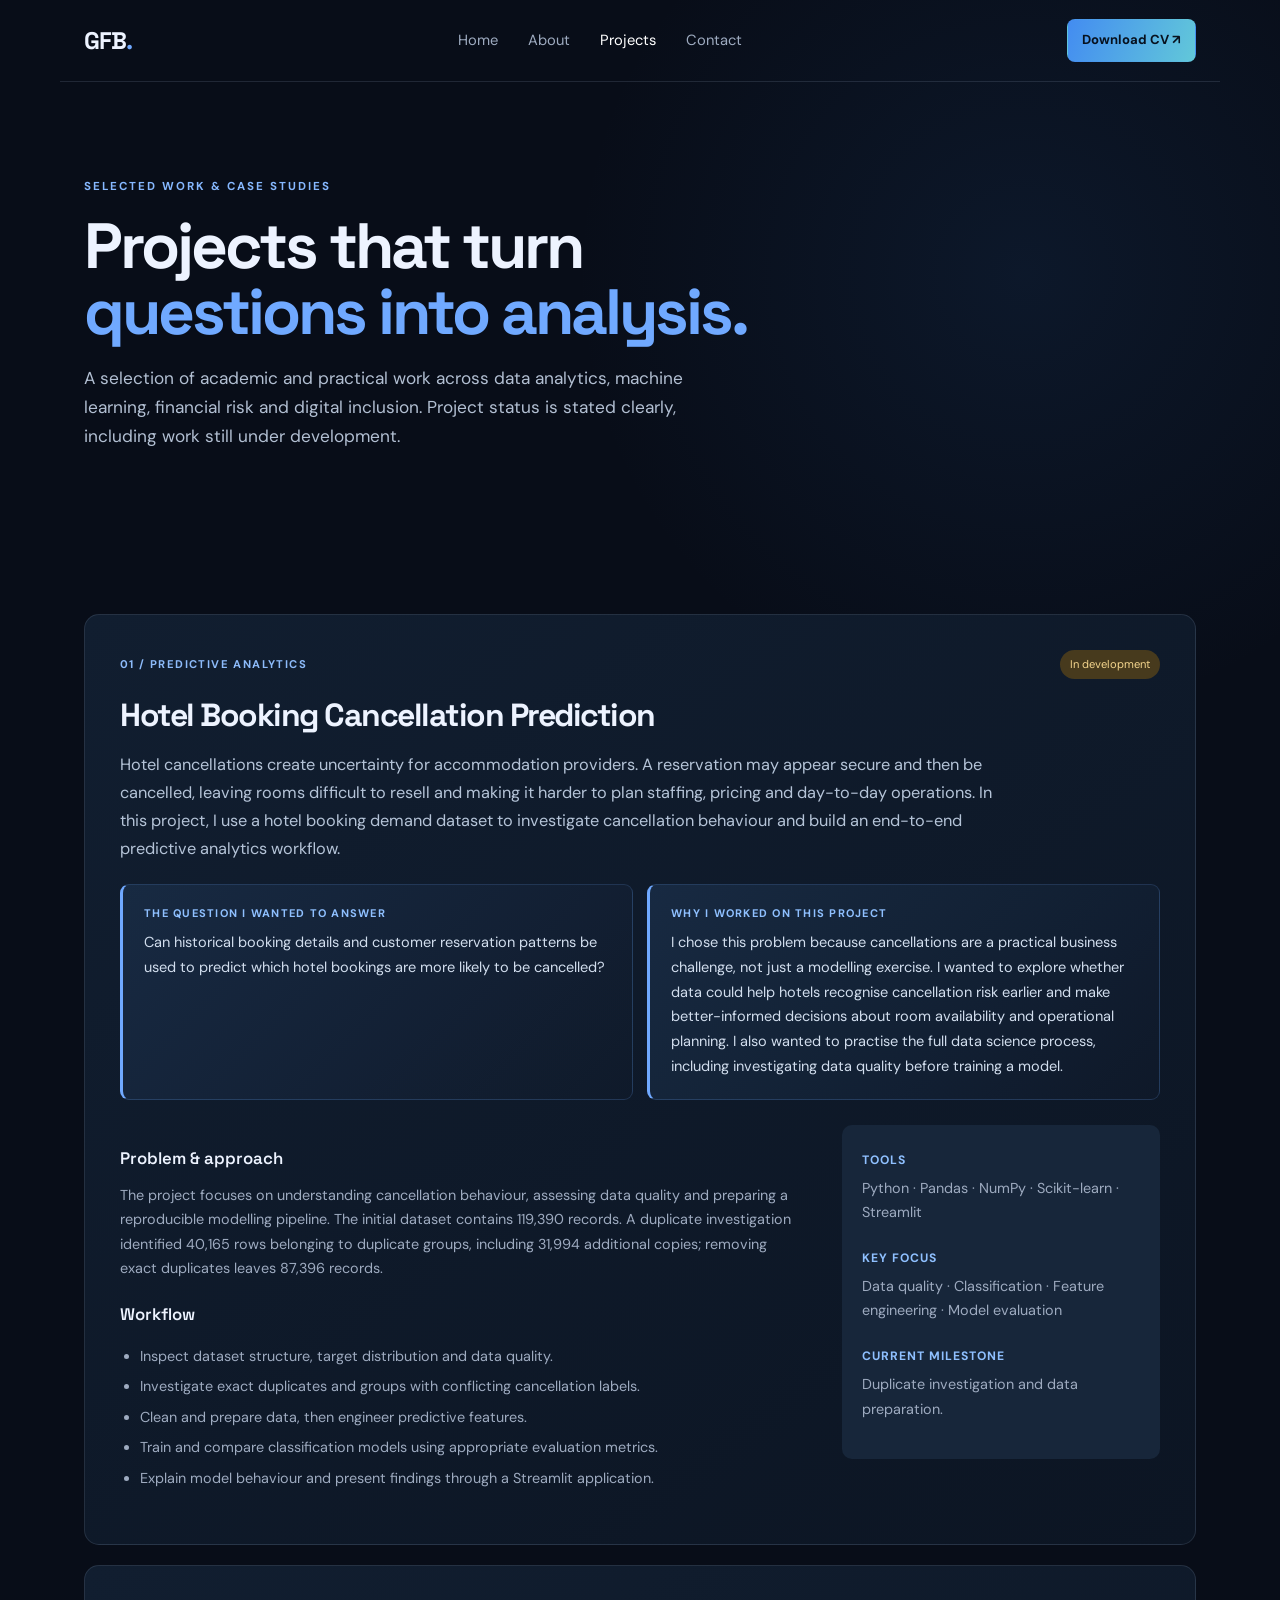
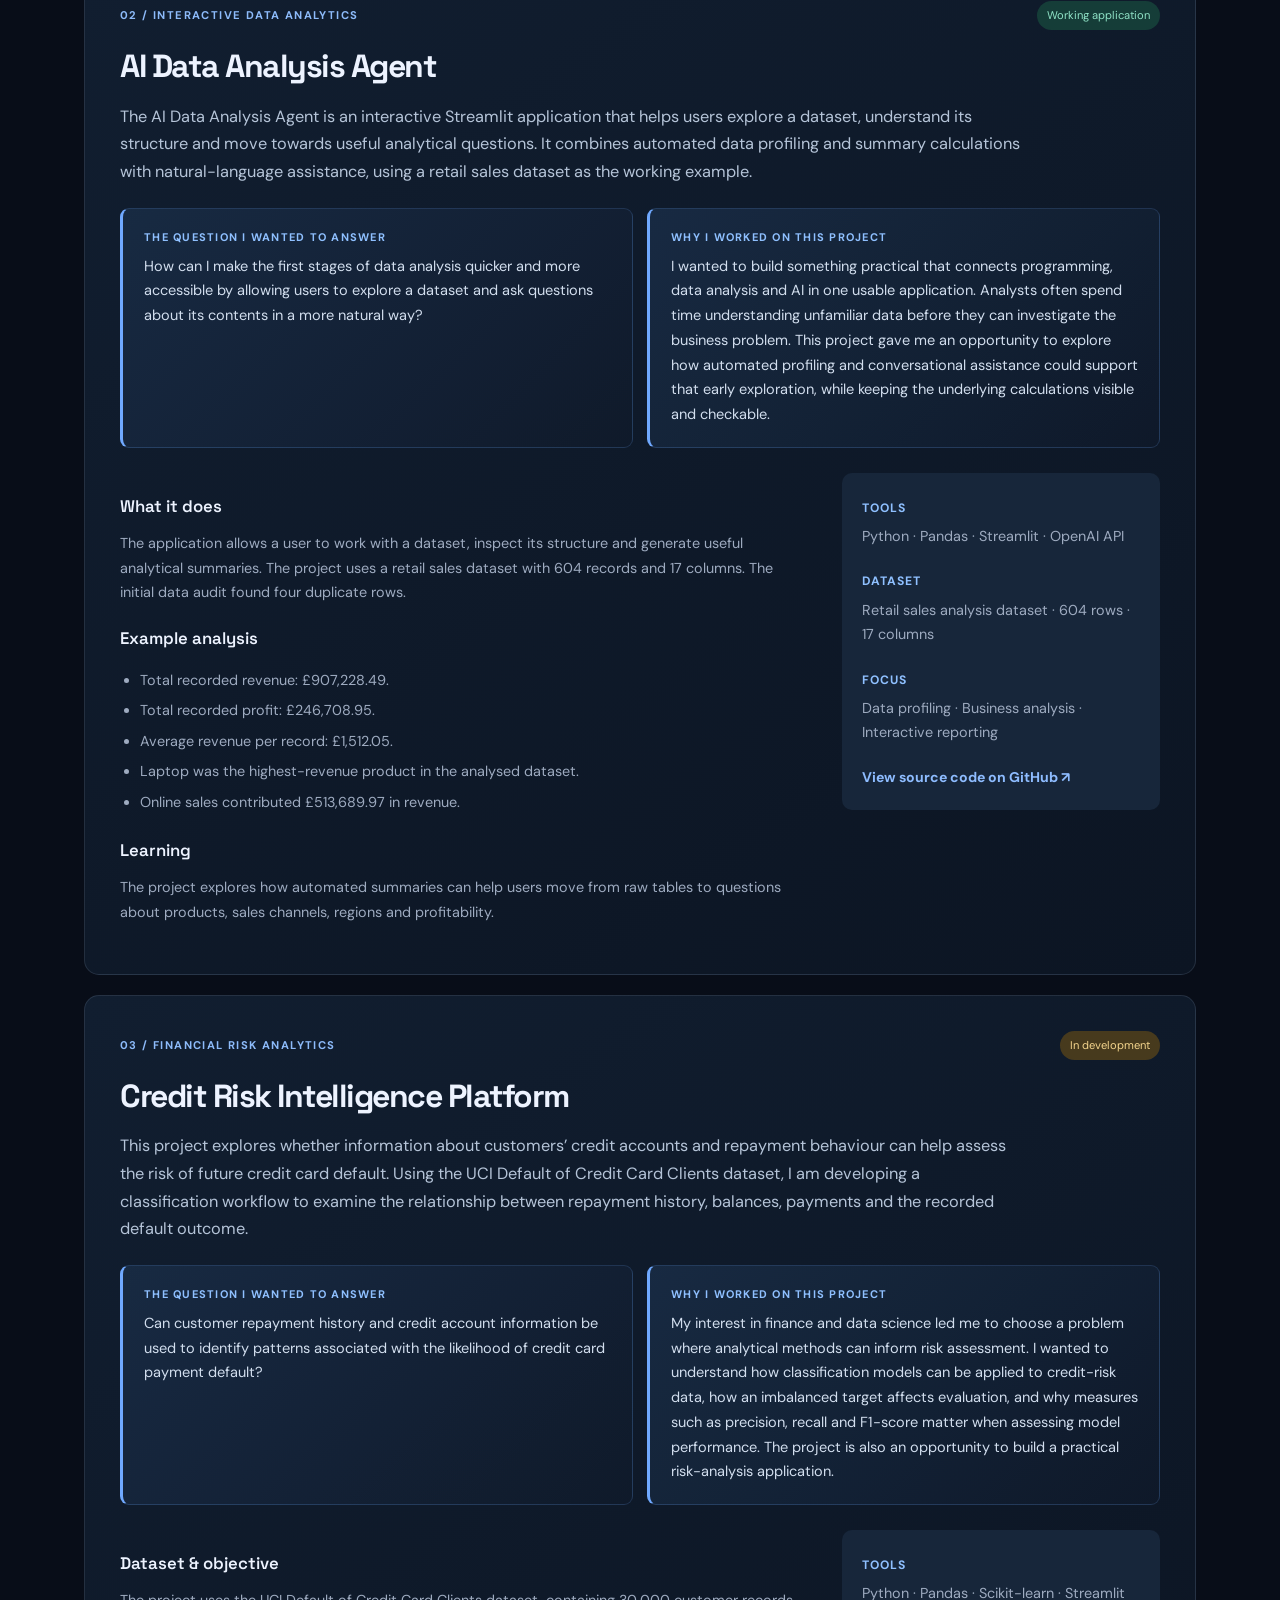
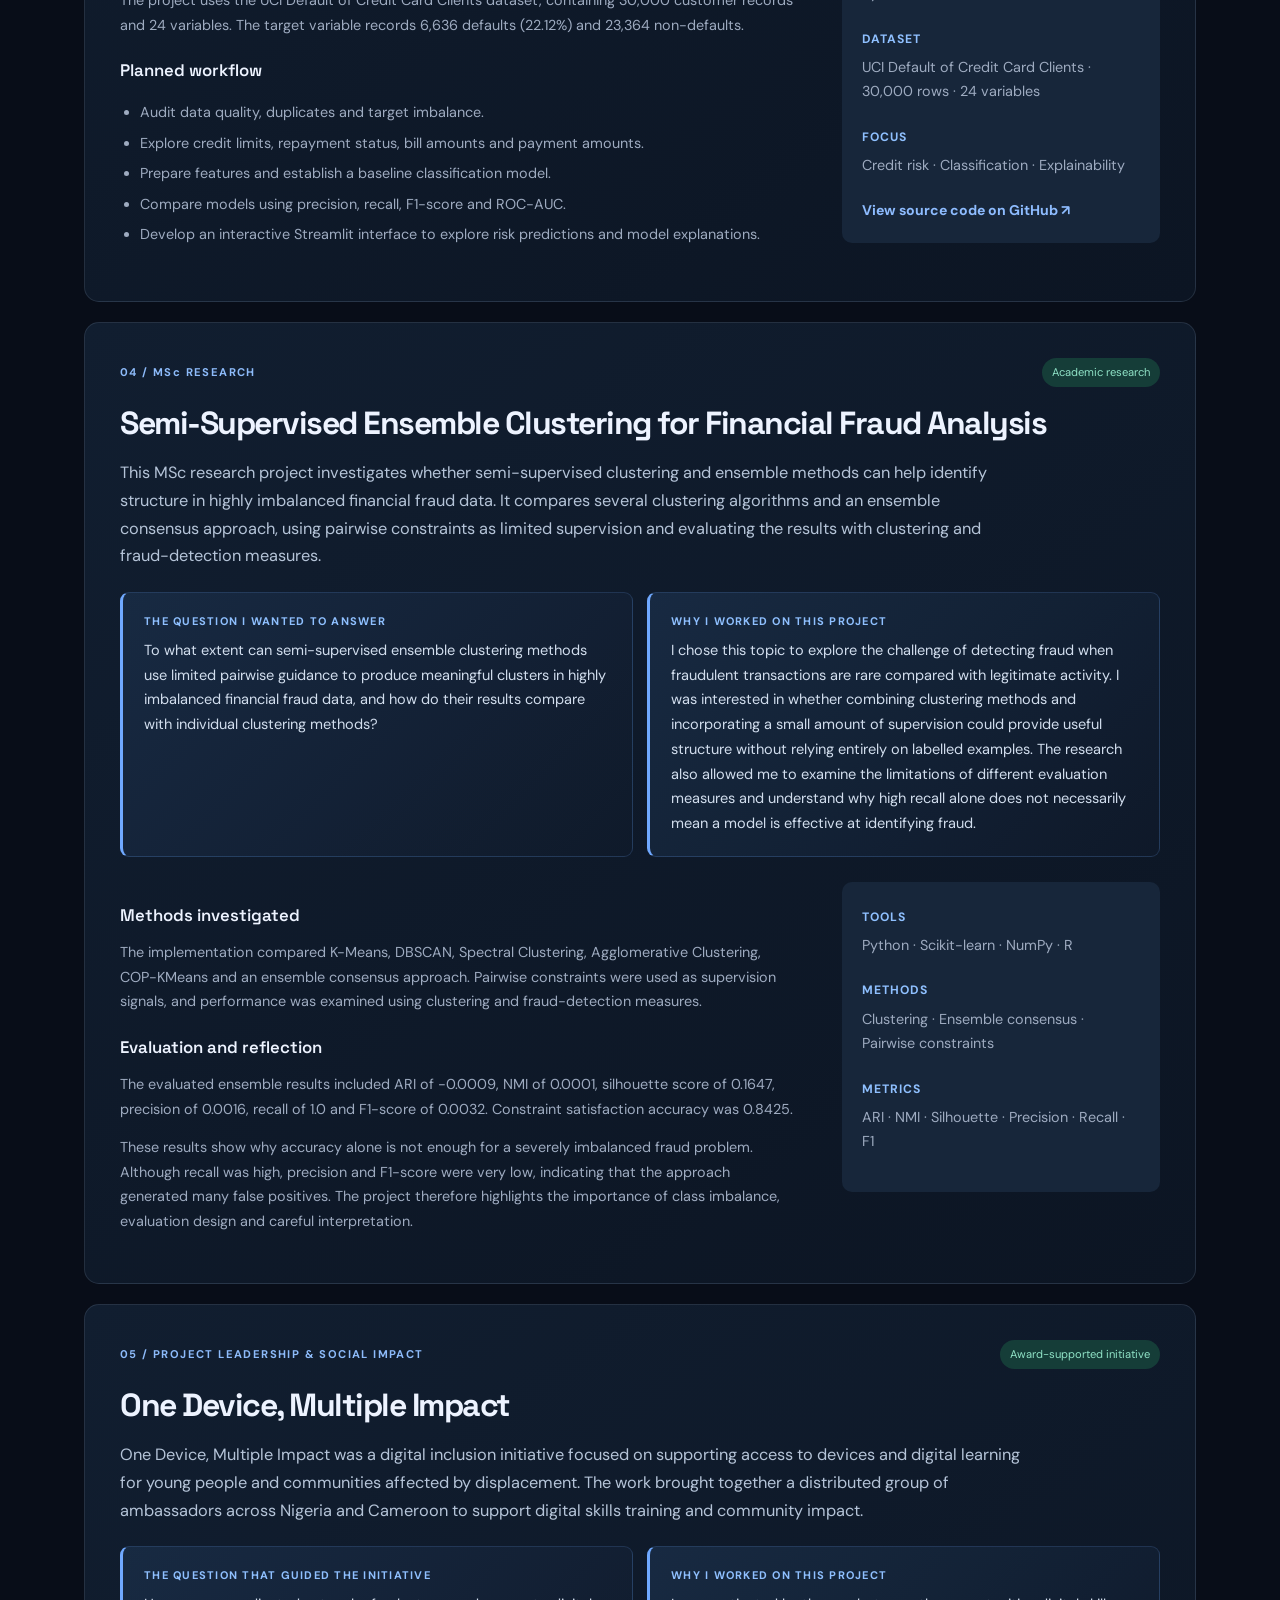
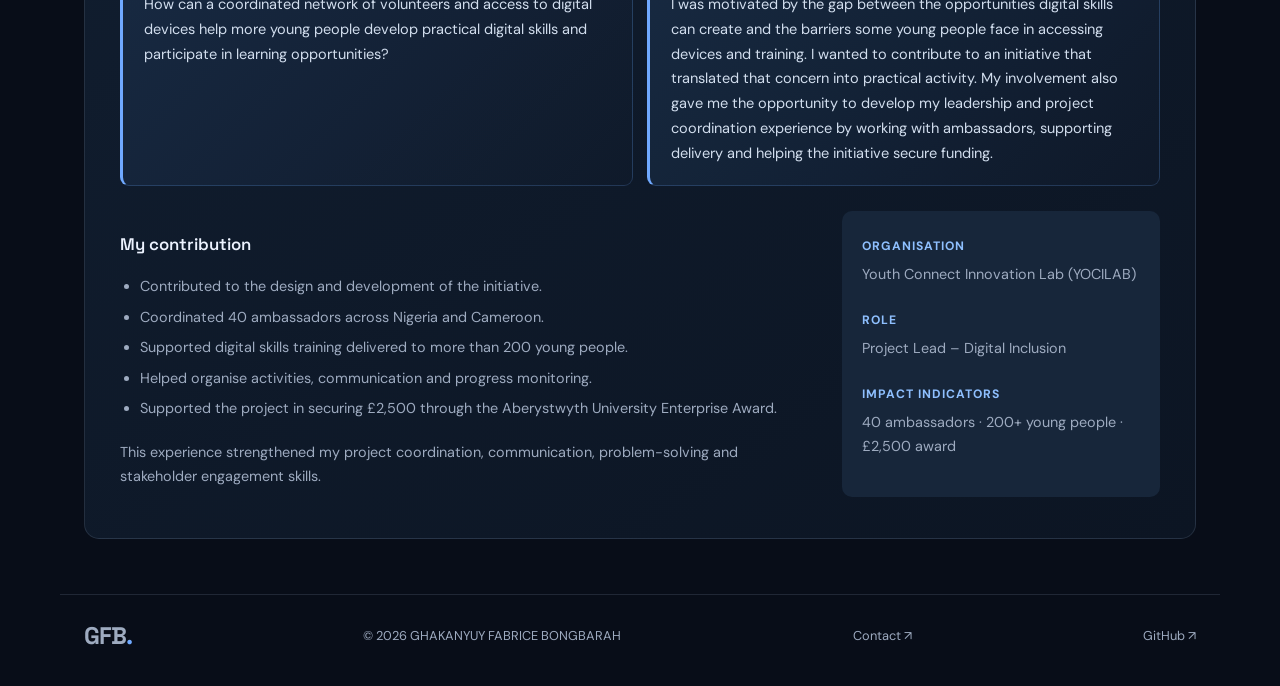
<file: ghakanyuy_fabrice_portfolio/projects.html>
<!doctype html><html lang="en"><head><meta charset="utf-8"><meta name="viewport" content="width=device-width,initial-scale=1"><meta name="description" content="Data science, analytics, finance and machine learning project case studies by GHAKANYUY FABRICE BONGBARAH."><title>Projects | GHAKANYUY FABRICE BONGBARAH</title><link rel="preconnect" href="https://fonts.googleapis.com"><link rel="preconnect" href="https://fonts.gstatic.com" crossorigin><link href="https://fonts.googleapis.com/css2?family=DM+Sans:wght@400;500;600;700&family=Space+Grotesk:wght@400;500;600;700&display=swap" rel="stylesheet"><link rel="stylesheet" href="css/style.css"><link rel="stylesheet" href="css/responsive.css"></head><body><header class="header"><a class="logo" href="index.html">GFB<span>.</span></a><button class="menu-toggle" aria-label="Toggle navigation" aria-expanded="false">☰</button><nav class="nav"><a href="index.html">Home</a><a href="about.html">About</a><a class="active" href="projects.html">Projects</a><a href="contact.html">Contact</a></nav><a class="button small" href="assets/documents/Ghakanyuy_Fabrice_Bongbarah_CV.pdf" download>Download CV ↗</a></header><main><section class="page-hero wrap"><p class="eyebrow">SELECTED WORK & CASE STUDIES</p><h1>Projects that turn<br><span class="accent">questions into analysis.</span></h1><p class="lead">A selection of academic and practical work across data analytics, machine learning, financial risk and digital inclusion. Project status is stated clearly, including work still under development.</p></section>
<section class="section wrap"><article class="case-study" id="hotel"><div class="case-top"><span class="case-number">01 / PREDICTIVE ANALYTICS</span><span class="status">In development</span></div><h2>Hotel Booking Cancellation Prediction</h2><p class="case-intro">Hotel cancellations create uncertainty for accommodation providers. A reservation may appear secure and then be cancelled, leaving rooms difficult to resell and making it harder to plan staffing, pricing and day-to-day operations. In this project, I use a hotel booking demand dataset to investigate cancellation behaviour and build an end-to-end predictive analytics workflow.</p>
<div class="project-context"><div class="context-block"><span>THE QUESTION I WANTED TO ANSWER</span><p>Can historical booking details and customer reservation patterns be used to predict which hotel bookings are more likely to be cancelled?</p></div><div class="context-block"><span>WHY I WORKED ON THIS PROJECT</span><p>I chose this problem because cancellations are a practical business challenge, not just a modelling exercise. I wanted to explore whether data could help hotels recognise cancellation risk earlier and make better-informed decisions about room availability and operational planning. I also wanted to practise the full data science process, including investigating data quality before training a model.</p></div></div><div class="case-grid"><div><h3>Problem & approach</h3><p>The project focuses on understanding cancellation behaviour, assessing data quality and preparing a reproducible modelling pipeline. The initial dataset contains 119,390 records. A duplicate investigation identified 40,165 rows belonging to duplicate groups, including 31,994 additional copies; removing exact duplicates leaves 87,396 records.</p><h3>Workflow</h3><ul><li>Inspect dataset structure, target distribution and data quality.</li><li>Investigate exact duplicates and groups with conflicting cancellation labels.</li><li>Clean and prepare data, then engineer predictive features.</li><li>Train and compare classification models using appropriate evaluation metrics.</li><li>Explain model behaviour and present findings through a Streamlit application.</li></ul></div><aside class="case-aside"><b>Tools</b><p>Python · Pandas · NumPy · Scikit-learn · Streamlit</p><b>Key focus</b><p>Data quality · Classification · Feature engineering · Model evaluation</p><b>Current milestone</b><p>Duplicate investigation and data preparation.</p></aside></div></article>
<article class="case-study" id="agent"><div class="case-top"><span class="case-number">02 / INTERACTIVE DATA ANALYTICS</span><span class="status complete">Working application</span></div><h2>AI Data Analysis Agent</h2><p class="case-intro">The AI Data Analysis Agent is an interactive Streamlit application that helps users explore a dataset, understand its structure and move towards useful analytical questions. It combines automated data profiling and summary calculations with natural-language assistance, using a retail sales dataset as the working example.</p>
<div class="project-context"><div class="context-block"><span>THE QUESTION I WANTED TO ANSWER</span><p>How can I make the first stages of data analysis quicker and more accessible by allowing users to explore a dataset and ask questions about its contents in a more natural way?</p></div><div class="context-block"><span>WHY I WORKED ON THIS PROJECT</span><p>I wanted to build something practical that connects programming, data analysis and AI in one usable application. Analysts often spend time understanding unfamiliar data before they can investigate the business problem. This project gave me an opportunity to explore how automated profiling and conversational assistance could support that early exploration, while keeping the underlying calculations visible and checkable.</p></div></div><div class="case-grid"><div><h3>What it does</h3><p>The application allows a user to work with a dataset, inspect its structure and generate useful analytical summaries. The project uses a retail sales dataset with 604 records and 17 columns. The initial data audit found four duplicate rows.</p><h3>Example analysis</h3><ul><li>Total recorded revenue: £907,228.49.</li><li>Total recorded profit: £246,708.95.</li><li>Average revenue per record: £1,512.05.</li><li>Laptop was the highest-revenue product in the analysed dataset.</li><li>Online sales contributed £513,689.97 in revenue.</li></ul><h3>Learning</h3><p>The project explores how automated summaries can help users move from raw tables to questions about products, sales channels, regions and profitability.</p></div><aside class="case-aside"><b>Tools</b><p>Python · Pandas · Streamlit · OpenAI API</p><b>Dataset</b><p>Retail sales analysis dataset · 604 rows · 17 columns</p><b>Focus</b><p>Data profiling · Business analysis · Interactive reporting</p><a class="text-link" href="https://github.com/bongbarah/ai-data-analysis-agent" target="_blank" rel="noopener">View source code on GitHub ↗</a></aside></div></article>
<article class="case-study" id="credit-risk"><div class="case-top"><span class="case-number">03 / FINANCIAL RISK ANALYTICS</span><span class="status">In development</span></div><h2>Credit Risk Intelligence Platform</h2><p class="case-intro">This project explores whether information about customers’ credit accounts and repayment behaviour can help assess the risk of future credit card default. Using the UCI Default of Credit Card Clients dataset, I am developing a classification workflow to examine the relationship between repayment history, balances, payments and the recorded default outcome.</p>
<div class="project-context"><div class="context-block"><span>THE QUESTION I WANTED TO ANSWER</span><p>Can customer repayment history and credit account information be used to identify patterns associated with the likelihood of credit card payment default?</p></div><div class="context-block"><span>WHY I WORKED ON THIS PROJECT</span><p>My interest in finance and data science led me to choose a problem where analytical methods can inform risk assessment. I wanted to understand how classification models can be applied to credit-risk data, how an imbalanced target affects evaluation, and why measures such as precision, recall and F1-score matter when assessing model performance. The project is also an opportunity to build a practical risk-analysis application.</p></div></div><div class="case-grid"><div><h3>Dataset & objective</h3><p>The project uses the UCI Default of Credit Card Clients dataset, containing 30,000 customer records and 24 variables. The target variable records 6,636 defaults (22.12%) and 23,364 non-defaults.</p><h3>Planned workflow</h3><ul><li>Audit data quality, duplicates and target imbalance.</li><li>Explore credit limits, repayment status, bill amounts and payment amounts.</li><li>Prepare features and establish a baseline classification model.</li><li>Compare models using precision, recall, F1-score and ROC-AUC.</li><li>Develop an interactive Streamlit interface to explore risk predictions and model explanations.</li></ul></div><aside class="case-aside"><b>Tools</b><p>Python · Pandas · Scikit-learn · Streamlit</p><b>Dataset</b><p>UCI Default of Credit Card Clients · 30,000 rows · 24 variables</p><b>Focus</b><p>Credit risk · Classification · Explainability</p><a class="text-link" href="https://github.com/bongbarah/credit-risk-intelligence" target="_blank" rel="noopener">View source code on GitHub ↗</a></aside></div></article>
<article class="case-study" id="fraud"><div class="case-top"><span class="case-number">04 / MSc RESEARCH</span><span class="status complete">Academic research</span></div><h2>Semi-Supervised Ensemble Clustering for Financial Fraud Analysis</h2><p class="case-intro">This MSc research project investigates whether semi-supervised clustering and ensemble methods can help identify structure in highly imbalanced financial fraud data. It compares several clustering algorithms and an ensemble consensus approach, using pairwise constraints as limited supervision and evaluating the results with clustering and fraud-detection measures.</p>
<div class="project-context"><div class="context-block"><span>THE QUESTION I WANTED TO ANSWER</span><p>To what extent can semi-supervised ensemble clustering methods use limited pairwise guidance to produce meaningful clusters in highly imbalanced financial fraud data, and how do their results compare with individual clustering methods?</p></div><div class="context-block"><span>WHY I WORKED ON THIS PROJECT</span><p>I chose this topic to explore the challenge of detecting fraud when fraudulent transactions are rare compared with legitimate activity. I was interested in whether combining clustering methods and incorporating a small amount of supervision could provide useful structure without relying entirely on labelled examples. The research also allowed me to examine the limitations of different evaluation measures and understand why high recall alone does not necessarily mean a model is effective at identifying fraud.</p></div></div><div class="case-grid"><div><h3>Methods investigated</h3><p>The implementation compared K-Means, DBSCAN, Spectral Clustering, Agglomerative Clustering, COP-KMeans and an ensemble consensus approach. Pairwise constraints were used as supervision signals, and performance was examined using clustering and fraud-detection measures.</p><h3>Evaluation and reflection</h3><p>The evaluated ensemble results included ARI of -0.0009, NMI of 0.0001, silhouette score of 0.1647, precision of 0.0016, recall of 1.0 and F1-score of 0.0032. Constraint satisfaction accuracy was 0.8425.</p><p>These results show why accuracy alone is not enough for a severely imbalanced fraud problem. Although recall was high, precision and F1-score were very low, indicating that the approach generated many false positives. The project therefore highlights the importance of class imbalance, evaluation design and careful interpretation.</p></div><aside class="case-aside"><b>Tools</b><p>Python · Scikit-learn · NumPy · R</p><b>Methods</b><p>Clustering · Ensemble consensus · Pairwise constraints</p><b>Metrics</b><p>ARI · NMI · Silhouette · Precision · Recall · F1</p></aside></div></article>
<article class="case-study" id="digital-inclusion"><div class="case-top"><span class="case-number">05 / PROJECT LEADERSHIP & SOCIAL IMPACT</span><span class="status complete">Award-supported initiative</span></div><h2>One Device, Multiple Impact</h2><p class="case-intro">One Device, Multiple Impact was a digital inclusion initiative focused on supporting access to devices and digital learning for young people and communities affected by displacement. The work brought together a distributed group of ambassadors across Nigeria and Cameroon to support digital skills training and community impact.</p>
<div class="project-context"><div class="context-block"><span>THE QUESTION THAT GUIDED THE INITIATIVE</span><p>How can a coordinated network of volunteers and access to digital devices help more young people develop practical digital skills and participate in learning opportunities?</p></div><div class="context-block"><span>WHY I WORKED ON THIS PROJECT</span><p>I was motivated by the gap between the opportunities digital skills can create and the barriers some young people face in accessing devices and training. I wanted to contribute to an initiative that translated that concern into practical activity. My involvement also gave me the opportunity to develop my leadership and project coordination experience by working with ambassadors, supporting delivery and helping the initiative secure funding.</p></div></div><div class="case-grid"><div><h3>My contribution</h3><ul><li>Contributed to the design and development of the initiative.</li><li>Coordinated 40 ambassadors across Nigeria and Cameroon.</li><li>Supported digital skills training delivered to more than 200 young people.</li><li>Helped organise activities, communication and progress monitoring.</li><li>Supported the project in securing £2,500 through the Aberystwyth University Enterprise Award.</li></ul><p>This experience strengthened my project coordination, communication, problem-solving and stakeholder engagement skills.</p></div><aside class="case-aside"><b>Organisation</b><p>Youth Connect Innovation Lab (YOCILAB)</p><b>Role</b><p>Project Lead – Digital Inclusion</p><b>Impact indicators</b><p>40 ambassadors · 200+ young people · £2,500 award</p></aside></div></article></section></main><footer class="footer"><a class="logo" href="index.html">GFB<span>.</span></a><p>© <span id="year"></span> GHAKANYUY FABRICE BONGBARAH</p><a href="contact.html">Contact ↗</a><a href="https://github.com/bongbarah" target="_blank" rel="noopener">GitHub ↗</a></footer><script src="js/main.js"></script></body></html>
</file>
<file: css/style.css>
:root{--bg:#080d18;--panel:#101a2b;--panel2:#121f32;--text:#edf3ff;--muted:#9eabc0;--line:rgba(174,195,226,.14);--blue:#70a9ff;--cyan:#66e0df;--max:1160px}*{box-sizing:border-box}html{scroll-behavior:smooth}body{margin:0;background:radial-gradient(circle at 80% 5%,rgba(40,91,154,.14),transparent 28rem),var(--bg);color:var(--text);font-family:'DM Sans',sans-serif;line-height:1.7}a{color:inherit;text-decoration:none}.header{height:82px;max-width:var(--max);padding:0 24px;margin:auto;display:flex;align-items:center;justify-content:space-between;gap:25px;border-bottom:1px solid var(--line)}.logo{font:700 1.5rem 'Space Grotesk';letter-spacing:-1px}.logo span,.accent{color:var(--blue)}.nav{display:flex;gap:30px;color:var(--muted);font-size:.92rem}.nav a:hover,.nav a.active{color:#fff}.button{display:inline-flex;align-items:center;justify-content:center;padding:12px 19px;border-radius:8px;background:linear-gradient(110deg,#438cf1,#62c8d9);color:#07111e;font-weight:700;font-size:.92rem;border:1px solid transparent;transition:.2s}.button:hover{transform:translateY(-2px);filter:brightness(1.08)}.button.small{padding:9px 14px;font-size:.82rem}.button.outline{background:transparent;border-color:var(--line);color:var(--text)}.menu-toggle{display:none;background:none;border:0;color:white;font-size:1.5rem}.wrap{max-width:var(--max);margin:auto;padding-left:24px;padding-right:24px}.hero{min-height:650px;display:grid;grid-template-columns:1.08fr .92fr;align-items:center;gap:60px;padding-top:65px;padding-bottom:75px}.eyebrow{font-size:.72rem;letter-spacing:2px;font-weight:700;color:#86b8ff;margin:0 0 16px}.eyebrow i,.pulse{display:inline-block;width:8px;height:8px;background:#5de0b0;border-radius:50%;margin-right:9px;box-shadow:0 0 14px #5de0b0}.hello{color:var(--muted);margin:0 0 8px}.hero h1,.page-hero h1{font:700 clamp(2.7rem,5.5vw,5rem)/1.04 'Space Grotesk';letter-spacing:-3px;margin:0 0 18px}.role-line{font:600 1.15rem 'Space Grotesk';color:#c6d5eb;margin:0 0 16px}.lead{font-size:1.08rem;color:#b2bfd2;max-width:650px}.hero-text .lead{max-width:590px}.actions{display:flex;gap:12px;margin:28px 0 35px;flex-wrap:wrap}.hero-facts{display:flex;gap:30px;flex-wrap:wrap}.hero-facts div{display:grid;gap:2px}.hero-facts b{font-size:.9rem}.hero-facts span{font-size:.76rem;color:var(--muted)}.hero-photo-wrap{position:relative;max-width:450px;justify-self:end;width:100%;padding:20px}.photo-glow{position:absolute;inset:5% 0 0 8%;background:linear-gradient(140deg,rgba(70,146,255,.32),rgba(74,214,215,.08));filter:blur(45px);border-radius:50%}.hero-photo{position:relative;display:block;width:100%;height:535px;object-fit:cover;object-position:center 22%;border-radius:180px 180px 18px 18px;border:1px solid rgba(255,255,255,.18);box-shadow:0 25px 80px #0009}.photo-caption{position:absolute;bottom:38px;left:0;background:#101b2b;border:1px solid var(--line);padding:10px 14px;border-radius:8px;font-size:.75rem;color:#dce8fa}.float-tag{position:absolute;background:#15243a;border:1px solid var(--line);padding:7px 13px;border-radius:8px;font-size:.8rem;box-shadow:0 12px 35px #0006}.tag-one{right:-12px;top:100px}.tag-two{left:-4px;top:225px}.tag-three{right:-20px;bottom:130px}.ticker{overflow:hidden;border-top:1px solid var(--line);border-bottom:1px solid var(--line);background:#0d1625;padding:17px;text-align:center;color:#9fb1cb;letter-spacing:2px;font-size:.78rem;font-weight:700}.ticker b{color:#5ba9f7;padding:0 20px}.section{padding-top:90px;padding-bottom:35px}.section-head{display:flex;align-items:end;justify-content:space-between;gap:20px;margin-bottom:30px}.section h2,.impact h2,.cta h2,.contact-panel h2{font:700 clamp(2rem,3.6vw,3.2rem)/1.12 'Space Grotesk';letter-spacing:-1.5px;margin:0 0 22px}.text-link{font-weight:700;color:#8ebcff;font-size:.88rem}.three-grid,.project-grid,.skill-grid,.education-grid{display:grid;grid-template-columns:repeat(3,1fr);gap:18px}.info-card,.skill-card{padding:25px;background:linear-gradient(145deg,#121f32,#0e1726);border:1px solid var(--line);border-radius:13px}.card-icon{font-size:1.6rem;color:var(--cyan)}.info-card h3,.skill-card h3{font:600 1.15rem 'Space Grotesk';margin:12px 0 6px}.info-card p,.skill-card p,.project-body p{color:var(--muted);font-size:.91rem;margin:0}.project-grid{grid-template-columns:repeat(3,1fr)}.project-card{overflow:hidden;background:#0e1828;border:1px solid var(--line);border-radius:14px}.project-art{height:190px;position:relative;overflow:hidden;padding:18px;background:linear-gradient(135deg,#142c4a,#0d1828)}.project-art>span{font-size:.66rem;letter-spacing:1.5px;color:#a8caff}.hotel{background:radial-gradient(circle at 75% 40%,#2d6a91,#14243b 60%,#0d1728)}.mini-chart{height:90px;display:flex;align-items:end;gap:10px;margin:18px 15px}.mini-chart i{width:10%;background:linear-gradient(#69d8dc,#4c91ed);border-radius:5px 5px 0 0}.mini-chart i:nth-child(1){height:35%}.mini-chart i:nth-child(2){height:58%}.mini-chart i:nth-child(3){height:48%}.mini-chart i:nth-child(4){height:80%}.mini-chart i:nth-child(5){height:66%}.mini-chart i:nth-child(6){height:96%}.agent{background:radial-gradient(circle at 50% 55%,#235b72,#111e33 65%)}.nodes{display:flex;align-items:center;justify-content:center;gap:12px;margin-top:45px}.nodes b{padding:12px 14px;background:#142c44;border:1px solid #3c8fae;border-radius:9px;font-size:.72rem}.nodes b:nth-child(2){background:#23577a}.risk{background:radial-gradient(circle at 50% 55%,#315b80,#111d30 65%)}.risk-circle{width:100px;height:100px;border:2px solid #72c5d5;border-radius:50%;display:grid;place-items:center;margin:15px auto;color:#b8eff2;font-weight:700;box-shadow:0 0 0 14px #5bbac41a,0 0 0 28px #5bbac410}.project-body{padding:22px}.project-body h3{font:600 1.15rem 'Space Grotesk';line-height:1.3;margin:12px 0}.project-body .text-link{display:inline-block;margin-top:18px}.tags{display:flex;gap:6px;flex-wrap:wrap}.tags span{font-size:.68rem;padding:3px 8px;border-radius:20px;background:#1b2e48;color:#9fc4f7}.impact{display:grid;grid-template-columns:1.3fr .7fr;gap:60px;align-items:center;margin-top:65px;padding-top:55px;padding-bottom:55px;border-top:1px solid var(--line);border-bottom:1px solid var(--line)}.impact>div:first-child>p:not(.eyebrow){color:var(--muted);max-width:570px}.impact-stat{display:grid;grid-template-columns:1fr 1.5fr;align-items:center;gap:4px 15px}.impact-stat strong{font:700 2.3rem 'Space Grotesk';color:#8fc1ff}.impact-stat span{font-size:.83rem;color:var(--muted)}.cta{margin-top:80px;margin-bottom:80px;padding-top:38px;padding-bottom:38px;border:1px solid var(--line);border-radius:16px;background:linear-gradient(110deg,#13243a,#101b2b);display:flex;align-items:center;justify-content:space-between;gap:20px}.cta h2{margin-bottom:8px}.cta p:not(.eyebrow){color:var(--muted);margin:0}.footer{max-width:var(--max);margin:auto;padding:25px 24px 35px;border-top:1px solid var(--line);display:flex;align-items:center;justify-content:space-between;gap:15px;color:var(--muted);font-size:.8rem}.footer p{margin:0}.page-hero{padding-top:95px;padding-bottom:35px}.page-hero h1{font-size:clamp(2.8rem,5vw,4.5rem)}.about-layout{display:grid;grid-template-columns:.7fr 1.3fr;gap:60px;align-items:center}.about-photo{width:100%;max-height:540px;object-fit:cover;object-position:center 20%;border-radius:14px;border:1px solid var(--line)}.about-layout h2{font:700 2rem/1.2 'Space Grotesk'}.about-layout p:not(.eyebrow){color:var(--muted)}.skill-grid{grid-template-columns:repeat(3,1fr)}.skill-card{min-height:145px}.timeline{border-left:1px solid #355071;margin:30px 0 0 8px}.timeline article{display:grid;grid-template-columns:190px 1fr;gap:25px;padding:0 0 32px 28px;position:relative}.timeline article:before{content:'';position:absolute;left:-6px;top:8px;width:11px;height:11px;border-radius:50%;background:#72b5ff;box-shadow:0 0 0 5px #72b5ff20}.timeline-date,.edu-year{font-size:.72rem;color:#86baff;letter-spacing:1px;font-weight:700}.timeline h3{font:600 1.1rem 'Space Grotesk';margin:0 0 7px}.timeline h3 span{color:#93a6bf;font-weight:400}.timeline p{color:var(--muted);margin:0;max-width:780px}.education-grid{grid-template-columns:repeat(2,1fr)}.muted{color:var(--muted)!important}.clean-list{padding-left:20px;color:#b8c6d9}.clean-list li{padding:7px 0}.case-study{padding:35px;margin:20px 0;background:linear-gradient(145deg,#111e30,#0c1523);border:1px solid var(--line);border-radius:15px;scroll-margin-top:25px}.case-top{display:flex;align-items:center;justify-content:space-between;gap:15px}.case-number{font-size:.7rem;letter-spacing:1.4px;color:#8dbbfa;font-weight:700}.status{font-size:.7rem;padding:5px 10px;border-radius:30px;background:#473a1d;color:#f3d48c}.status.complete{background:#153d38;color:#8fe2c6}.case-study h2{font:700 2rem 'Space Grotesk';margin:16px 0 8px}.case-intro{color:#b5c4d8;font-size:1.02rem;max-width:900px}.case-grid{display:grid;grid-template-columns:1.5fr .7fr;gap:40px;margin-top:25px}.case-grid h3{font:600 1.05rem 'Space Grotesk';margin:22px 0 7px}.case-grid p,.case-grid li{font-size:.9rem;color:var(--muted)}.case-grid ul{padding-left:20px}.case-grid li{padding:3px 0}.case-aside{padding:20px;border-radius:10px;background:#17263a;height:max-content}.case-aside b{font-size:.76rem;color:#8fc0ff;text-transform:uppercase;letter-spacing:1px}.case-aside p{margin:4px 0 18px}.contact-layout{display:grid;grid-template-columns:1fr 1fr;gap:30px;padding-bottom:100px}.contact-panel,.contact-note{padding:35px;border:1px solid var(--line);border-radius:15px;background:#101b2b}.contact-panel>p:not(.eyebrow),.contact-note p{color:var(--muted)}.contact-item{display:grid;gap:3px;padding:15px 0;border-bottom:1px solid var(--line)}.contact-item span{font-size:.73rem;color:#8dbbfa;text-transform:uppercase;letter-spacing:1px}.contact-item a,.contact-item b{font-size:.95rem}.contact-panel .button{margin-top:25px}.contact-note{background:radial-gradient(circle at 80% 10%,#21456b,#101b2b 65%)}.note-mark{font-size:2.5rem;color:var(--cyan)}.contact-note h3{font:600 1.7rem 'Space Grotesk'}

.project-context{display:grid;grid-template-columns:1fr 1fr;gap:14px;margin:22px 0 8px}.context-block{padding:19px 21px;border:1px solid rgba(112,169,255,.18);border-left:3px solid #70a9ff;border-radius:9px;background:linear-gradient(135deg,rgba(27,48,75,.72),rgba(16,26,43,.72))}.context-block span{display:block;margin-bottom:8px;color:#8fc0ff;font-size:.69rem;font-weight:700;letter-spacing:1.25px}.context-block p{margin:0;color:#d2deee;font-size:.91rem;line-height:1.7}
</file>
<file: css/responsive.css>
@media(max-width:900px){.hero{gap:25px;min-height:unset}.hero-photo{height:440px}.hero h1{font-size:3.5rem}.three-grid,.project-grid,.skill-grid{grid-template-columns:repeat(2,1fr)}.project-card:last-child{grid-column:auto}.impact{gap:25px}.about-layout{gap:30px}.case-grid{gap:20px}}@media(max-width:680px){.header{height:70px;padding:0 18px}.menu-toggle{display:block;order:3}.header>.button{display:none}.nav{display:none;position:absolute;z-index:20;top:70px;left:0;right:0;padding:18px 24px;background:#101b2b;border-bottom:1px solid var(--line);flex-direction:column;gap:14px}.nav.open{display:flex}.wrap{padding-left:19px;padding-right:19px}.hero{grid-template-columns:1fr;padding-top:55px;gap:35px}.hero h1{font-size:clamp(2.7rem,12vw,4rem);letter-spacing:-2px}.hero-photo-wrap{justify-self:center;max-width:370px}.hero-photo{height:440px}.photo-caption{left:0;bottom:35px}.tag-one{right:-3px}.tag-three{right:-4px}.section{padding-top:65px}.section-head{align-items:start;flex-direction:column}.three-grid,.project-grid,.skill-grid,.education-grid{grid-template-columns:1fr}.project-art{height:170px}.impact{grid-template-columns:1fr;margin-top:40px}.impact-stat{max-width:430px}.cta{margin-top:55px;margin-bottom:55px;align-items:flex-start;flex-direction:column}.footer{flex-wrap:wrap}.page-hero{padding-top:65px}.page-hero h1{font-size:2.8rem;letter-spacing:-2px}.about-layout{grid-template-columns:1fr}.about-photo{max-height:420px;object-position:center 20%}.timeline article{grid-template-columns:1fr;gap:4px;padding-left:22px}.case-study{padding:22px 18px}.case-top{align-items:flex-start;flex-direction:column}.case-study h2{font-size:1.65rem}.case-grid{grid-template-columns:1fr}.contact-layout{grid-template-columns:1fr}.contact-panel,.contact-note{padding:25px}.hero-facts{gap:18px}.lead{font-size:1rem}}@media(prefers-reduced-motion:reduce){html{scroll-behavior:auto}*,*:before,*:after{transition:none!important}}
</file>
<file: ghakanyuy_fabrice_portfolio/css/style.css>
:root{--bg:#080d18;--panel:#101a2b;--panel2:#121f32;--text:#edf3ff;--muted:#9eabc0;--line:rgba(174,195,226,.14);--blue:#70a9ff;--cyan:#66e0df;--max:1160px}*{box-sizing:border-box}html{scroll-behavior:smooth}body{margin:0;background:radial-gradient(circle at 80% 5%,rgba(40,91,154,.14),transparent 28rem),var(--bg);color:var(--text);font-family:'DM Sans',sans-serif;line-height:1.7}a{color:inherit;text-decoration:none}.header{height:82px;max-width:var(--max);padding:0 24px;margin:auto;display:flex;align-items:center;justify-content:space-between;gap:25px;border-bottom:1px solid var(--line)}.logo{font:700 1.5rem 'Space Grotesk';letter-spacing:-1px}.logo span,.accent{color:var(--blue)}.nav{display:flex;gap:30px;color:var(--muted);font-size:.92rem}.nav a:hover,.nav a.active{color:#fff}.button{display:inline-flex;align-items:center;justify-content:center;padding:12px 19px;border-radius:8px;background:linear-gradient(110deg,#438cf1,#62c8d9);color:#07111e;font-weight:700;font-size:.92rem;border:1px solid transparent;transition:.2s}.button:hover{transform:translateY(-2px);filter:brightness(1.08)}.button.small{padding:9px 14px;font-size:.82rem}.button.outline{background:transparent;border-color:var(--line);color:var(--text)}.menu-toggle{display:none;background:none;border:0;color:white;font-size:1.5rem}.wrap{max-width:var(--max);margin:auto;padding-left:24px;padding-right:24px}.hero{min-height:650px;display:grid;grid-template-columns:1.08fr .92fr;align-items:center;gap:60px;padding-top:65px;padding-bottom:75px}.eyebrow{font-size:.72rem;letter-spacing:2px;font-weight:700;color:#86b8ff;margin:0 0 16px}.eyebrow i,.pulse{display:inline-block;width:8px;height:8px;background:#5de0b0;border-radius:50%;margin-right:9px;box-shadow:0 0 14px #5de0b0}.hello{color:var(--muted);margin:0 0 8px}.hero h1,.page-hero h1{font:700 clamp(2.7rem,5.5vw,5rem)/1.04 'Space Grotesk';letter-spacing:-3px;margin:0 0 18px}.role-line{font:600 1.15rem 'Space Grotesk';color:#c6d5eb;margin:0 0 16px}.lead{font-size:1.08rem;color:#b2bfd2;max-width:650px}.hero-text .lead{max-width:590px}.actions{display:flex;gap:12px;margin:28px 0 35px;flex-wrap:wrap}.hero-facts{display:flex;gap:30px;flex-wrap:wrap}.hero-facts div{display:grid;gap:2px}.hero-facts b{font-size:.9rem}.hero-facts span{font-size:.76rem;color:var(--muted)}.hero-photo-wrap{position:relative;max-width:450px;justify-self:end;width:100%;padding:20px}.photo-glow{position:absolute;inset:5% 0 0 8%;background:linear-gradient(140deg,rgba(70,146,255,.32),rgba(74,214,215,.08));filter:blur(45px);border-radius:50%}.hero-photo{position:relative;display:block;width:100%;height:535px;object-fit:cover;object-position:center 22%;border-radius:180px 180px 18px 18px;border:1px solid rgba(255,255,255,.18);box-shadow:0 25px 80px #0009}.photo-caption{position:absolute;bottom:38px;left:0;background:#101b2b;border:1px solid var(--line);padding:10px 14px;border-radius:8px;font-size:.75rem;color:#dce8fa}.float-tag{position:absolute;background:#15243a;border:1px solid var(--line);padding:7px 13px;border-radius:8px;font-size:.8rem;box-shadow:0 12px 35px #0006}.tag-one{right:-12px;top:100px}.tag-two{left:-4px;top:225px}.tag-three{right:-20px;bottom:130px}.ticker{overflow:hidden;border-top:1px solid var(--line);border-bottom:1px solid var(--line);background:#0d1625;padding:17px;text-align:center;color:#9fb1cb;letter-spacing:2px;font-size:.78rem;font-weight:700}.ticker b{color:#5ba9f7;padding:0 20px}.section{padding-top:90px;padding-bottom:35px}.section-head{display:flex;align-items:end;justify-content:space-between;gap:20px;margin-bottom:30px}.section h2,.impact h2,.cta h2,.contact-panel h2{font:700 clamp(2rem,3.6vw,3.2rem)/1.12 'Space Grotesk';letter-spacing:-1.5px;margin:0 0 22px}.text-link{font-weight:700;color:#8ebcff;font-size:.88rem}.three-grid,.project-grid,.skill-grid,.education-grid{display:grid;grid-template-columns:repeat(3,1fr);gap:18px}.info-card,.skill-card{padding:25px;background:linear-gradient(145deg,#121f32,#0e1726);border:1px solid var(--line);border-radius:13px}.card-icon{font-size:1.6rem;color:var(--cyan)}.info-card h3,.skill-card h3{font:600 1.15rem 'Space Grotesk';margin:12px 0 6px}.info-card p,.skill-card p,.project-body p{color:var(--muted);font-size:.91rem;margin:0}.project-grid{grid-template-columns:repeat(3,1fr)}.project-card{overflow:hidden;background:#0e1828;border:1px solid var(--line);border-radius:14px}.project-art{height:190px;position:relative;overflow:hidden;padding:18px;background:linear-gradient(135deg,#142c4a,#0d1828)}.project-art>span{font-size:.66rem;letter-spacing:1.5px;color:#a8caff}.hotel{background:radial-gradient(circle at 75% 40%,#2d6a91,#14243b 60%,#0d1728)}.mini-chart{height:90px;display:flex;align-items:end;gap:10px;margin:18px 15px}.mini-chart i{width:10%;background:linear-gradient(#69d8dc,#4c91ed);border-radius:5px 5px 0 0}.mini-chart i:nth-child(1){height:35%}.mini-chart i:nth-child(2){height:58%}.mini-chart i:nth-child(3){height:48%}.mini-chart i:nth-child(4){height:80%}.mini-chart i:nth-child(5){height:66%}.mini-chart i:nth-child(6){height:96%}.agent{background:radial-gradient(circle at 50% 55%,#235b72,#111e33 65%)}.nodes{display:flex;align-items:center;justify-content:center;gap:12px;margin-top:45px}.nodes b{padding:12px 14px;background:#142c44;border:1px solid #3c8fae;border-radius:9px;font-size:.72rem}.nodes b:nth-child(2){background:#23577a}.risk{background:radial-gradient(circle at 50% 55%,#315b80,#111d30 65%)}.risk-circle{width:100px;height:100px;border:2px solid #72c5d5;border-radius:50%;display:grid;place-items:center;margin:15px auto;color:#b8eff2;font-weight:700;box-shadow:0 0 0 14px #5bbac41a,0 0 0 28px #5bbac410}.project-body{padding:22px}.project-body h3{font:600 1.15rem 'Space Grotesk';line-height:1.3;margin:12px 0}.project-body .text-link{display:inline-block;margin-top:18px}.tags{display:flex;gap:6px;flex-wrap:wrap}.tags span{font-size:.68rem;padding:3px 8px;border-radius:20px;background:#1b2e48;color:#9fc4f7}.impact{display:grid;grid-template-columns:1.3fr .7fr;gap:60px;align-items:center;margin-top:65px;padding-top:55px;padding-bottom:55px;border-top:1px solid var(--line);border-bottom:1px solid var(--line)}.impact>div:first-child>p:not(.eyebrow){color:var(--muted);max-width:570px}.impact-stat{display:grid;grid-template-columns:1fr 1.5fr;align-items:center;gap:4px 15px}.impact-stat strong{font:700 2.3rem 'Space Grotesk';color:#8fc1ff}.impact-stat span{font-size:.83rem;color:var(--muted)}.cta{margin-top:80px;margin-bottom:80px;padding-top:38px;padding-bottom:38px;border:1px solid var(--line);border-radius:16px;background:linear-gradient(110deg,#13243a,#101b2b);display:flex;align-items:center;justify-content:space-between;gap:20px}.cta h2{margin-bottom:8px}.cta p:not(.eyebrow){color:var(--muted);margin:0}.footer{max-width:var(--max);margin:auto;padding:25px 24px 35px;border-top:1px solid var(--line);display:flex;align-items:center;justify-content:space-between;gap:15px;color:var(--muted);font-size:.8rem}.footer p{margin:0}.page-hero{padding-top:95px;padding-bottom:35px}.page-hero h1{font-size:clamp(2.8rem,5vw,4.5rem)}.about-layout{display:grid;grid-template-columns:.7fr 1.3fr;gap:60px;align-items:center}.about-photo{width:100%;max-height:540px;object-fit:cover;object-position:center 20%;border-radius:14px;border:1px solid var(--line)}.about-layout h2{font:700 2rem/1.2 'Space Grotesk'}.about-layout p:not(.eyebrow){color:var(--muted)}.skill-grid{grid-template-columns:repeat(3,1fr)}.skill-card{min-height:145px}.timeline{border-left:1px solid #355071;margin:30px 0 0 8px}.timeline article{display:grid;grid-template-columns:190px 1fr;gap:25px;padding:0 0 32px 28px;position:relative}.timeline article:before{content:'';position:absolute;left:-6px;top:8px;width:11px;height:11px;border-radius:50%;background:#72b5ff;box-shadow:0 0 0 5px #72b5ff20}.timeline-date,.edu-year{font-size:.72rem;color:#86baff;letter-spacing:1px;font-weight:700}.timeline h3{font:600 1.1rem 'Space Grotesk';margin:0 0 7px}.timeline h3 span{color:#93a6bf;font-weight:400}.timeline p{color:var(--muted);margin:0;max-width:780px}.education-grid{grid-template-columns:repeat(2,1fr)}.muted{color:var(--muted)!important}.clean-list{padding-left:20px;color:#b8c6d9}.clean-list li{padding:7px 0}.case-study{padding:35px;margin:20px 0;background:linear-gradient(145deg,#111e30,#0c1523);border:1px solid var(--line);border-radius:15px;scroll-margin-top:25px}.case-top{display:flex;align-items:center;justify-content:space-between;gap:15px}.case-number{font-size:.7rem;letter-spacing:1.4px;color:#8dbbfa;font-weight:700}.status{font-size:.7rem;padding:5px 10px;border-radius:30px;background:#473a1d;color:#f3d48c}.status.complete{background:#153d38;color:#8fe2c6}.case-study h2{font:700 2rem 'Space Grotesk';margin:16px 0 8px}.case-intro{color:#b5c4d8;font-size:1.02rem;max-width:900px}.case-grid{display:grid;grid-template-columns:1.5fr .7fr;gap:40px;margin-top:25px}.case-grid h3{font:600 1.05rem 'Space Grotesk';margin:22px 0 7px}.case-grid p,.case-grid li{font-size:.9rem;color:var(--muted)}.case-grid ul{padding-left:20px}.case-grid li{padding:3px 0}.case-aside{padding:20px;border-radius:10px;background:#17263a;height:max-content}.case-aside b{font-size:.76rem;color:#8fc0ff;text-transform:uppercase;letter-spacing:1px}.case-aside p{margin:4px 0 18px}.contact-layout{display:grid;grid-template-columns:1fr 1fr;gap:30px;padding-bottom:100px}.contact-panel,.contact-note{padding:35px;border:1px solid var(--line);border-radius:15px;background:#101b2b}.contact-panel>p:not(.eyebrow),.contact-note p{color:var(--muted)}.contact-item{display:grid;gap:3px;padding:15px 0;border-bottom:1px solid var(--line)}.contact-item span{font-size:.73rem;color:#8dbbfa;text-transform:uppercase;letter-spacing:1px}.contact-item a,.contact-item b{font-size:.95rem}.contact-panel .button{margin-top:25px}.contact-note{background:radial-gradient(circle at 80% 10%,#21456b,#101b2b 65%)}.note-mark{font-size:2.5rem;color:var(--cyan)}.contact-note h3{font:600 1.7rem 'Space Grotesk'}

.project-context{display:grid;grid-template-columns:1fr 1fr;gap:14px;margin:22px 0 8px}.context-block{padding:19px 21px;border:1px solid rgba(112,169,255,.18);border-left:3px solid #70a9ff;border-radius:9px;background:linear-gradient(135deg,rgba(27,48,75,.72),rgba(16,26,43,.72))}.context-block span{display:block;margin-bottom:8px;color:#8fc0ff;font-size:.69rem;font-weight:700;letter-spacing:1.25px}.context-block p{margin:0;color:#d2deee;font-size:.91rem;line-height:1.7}
</file>
<file: ghakanyuy_fabrice_portfolio/css/responsive.css>
@media(max-width:900px){.hero{gap:25px;min-height:unset}.hero-photo{height:440px}.hero h1{font-size:3.5rem}.three-grid,.project-grid,.skill-grid{grid-template-columns:repeat(2,1fr)}.project-card:last-child{grid-column:auto}.impact{gap:25px}.about-layout{gap:30px}.case-grid{gap:20px}}@media(max-width:680px){.header{height:70px;padding:0 18px}.menu-toggle{display:block;order:3}.header>.button{display:none}.nav{display:none;position:absolute;z-index:20;top:70px;left:0;right:0;padding:18px 24px;background:#101b2b;border-bottom:1px solid var(--line);flex-direction:column;gap:14px}.nav.open{display:flex}.wrap{padding-left:19px;padding-right:19px}.hero{grid-template-columns:1fr;padding-top:55px;gap:35px}.hero h1{font-size:clamp(2.7rem,12vw,4rem);letter-spacing:-2px}.hero-photo-wrap{justify-self:center;max-width:370px}.hero-photo{height:440px}.photo-caption{left:0;bottom:35px}.tag-one{right:-3px}.tag-three{right:-4px}.section{padding-top:65px}.section-head{align-items:start;flex-direction:column}.three-grid,.project-grid,.skill-grid,.education-grid{grid-template-columns:1fr}.project-art{height:170px}.impact{grid-template-columns:1fr;margin-top:40px}.impact-stat{max-width:430px}.cta{margin-top:55px;margin-bottom:55px;align-items:flex-start;flex-direction:column}.footer{flex-wrap:wrap}.page-hero{padding-top:65px}.page-hero h1{font-size:2.8rem;letter-spacing:-2px}.about-layout{grid-template-columns:1fr}.about-photo{max-height:420px;object-position:center 20%}.timeline article{grid-template-columns:1fr;gap:4px;padding-left:22px}.case-study{padding:22px 18px}.case-top{align-items:flex-start;flex-direction:column}.case-study h2{font-size:1.65rem}.case-grid{grid-template-columns:1fr}.contact-layout{grid-template-columns:1fr}.contact-panel,.contact-note{padding:25px}.hero-facts{gap:18px}.lead{font-size:1rem}}@media(prefers-reduced-motion:reduce){html{scroll-behavior:auto}*,*:before,*:after{transition:none!important}}
</file>
